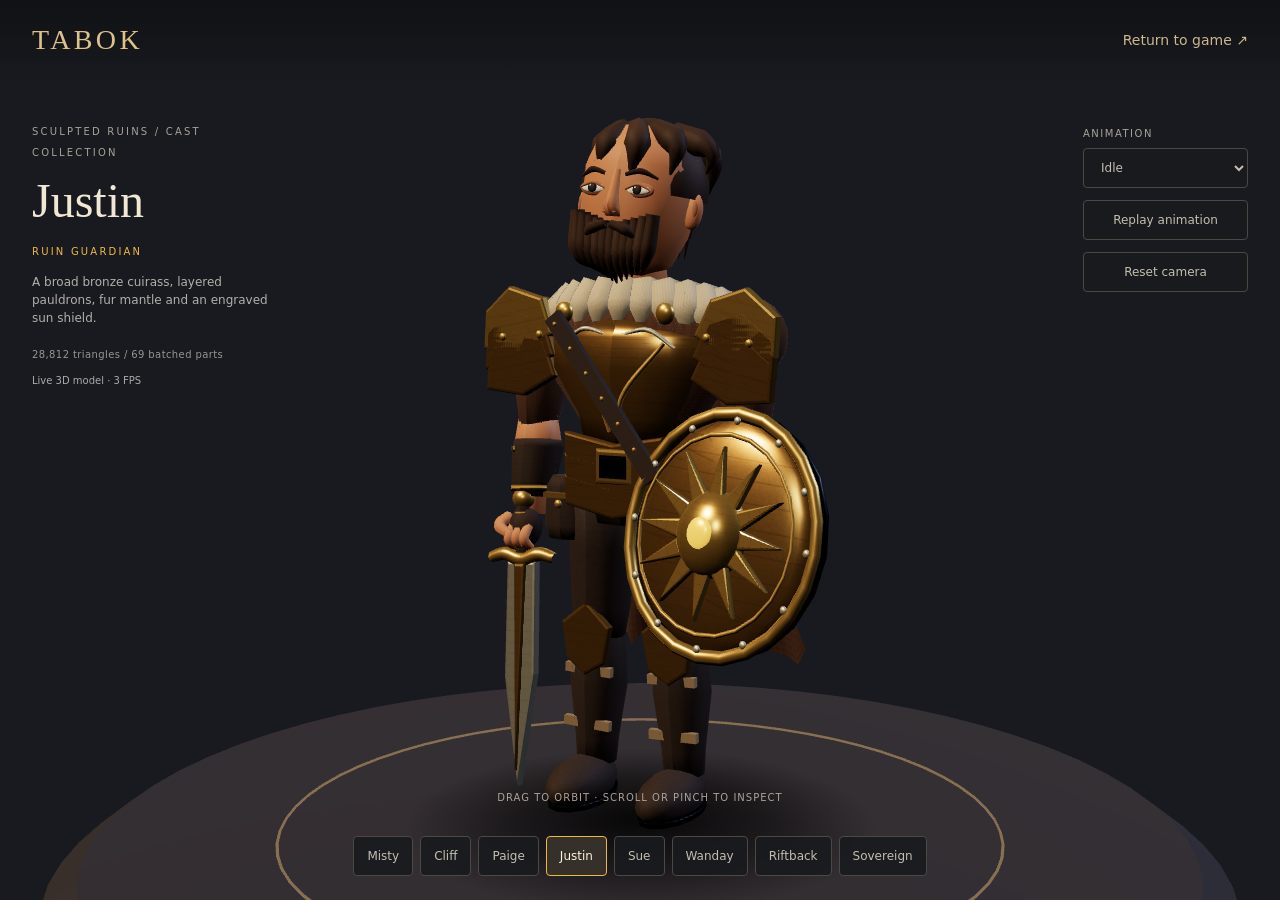
<file: cast-showcase.html>
<!doctype html>
<html lang="en"><head><meta charset="utf-8"><meta name="viewport" content="width=device-width,initial-scale=1"><title>TABOK — Sculpted Ruins Cast</title>
<script type="importmap">{"imports":{"three":"./vendor/three.module.min.js","three/addons/":"./vendor/addons/"}}</script>
<style>
*{box-sizing:border-box}body{margin:0;background:#121315;color:#e6ddce;font:14px/1.5 system-ui,sans-serif}header{position:absolute;z-index:2;inset:0 0 auto;display:flex;align-items:center;justify-content:space-between;padding:24px 32px;background:linear-gradient(#101114ef,transparent)}header strong{font:28px Georgia,serif;letter-spacing:.12em;color:#ddc28c}a{color:#ccb78e;text-decoration:none}main{height:100dvh;min-height:620px;position:relative;overflow:hidden}canvas{width:100%;height:100%;display:block;touch-action:none}.copy{position:absolute;top:120px;left:32px;width:240px;pointer-events:none}.eyebrow{font-size:10px;letter-spacing:.22em;color:#a8a296;text-transform:uppercase}h1{font:48px/1.04 Georgia,serif;margin:14px 0;color:#f1e7d3}.copy p{color:#b3b0aa;font-size:12px}.copy .accent{color:var(--accent,#ddb66a)}.roster{position:absolute;bottom:24px;left:32px;right:32px;display:flex;gap:7px;justify-content:center;flex-wrap:wrap}button,select{font:12px system-ui;color:#c5beb0;border:1px solid #4c4942;background:#191b1ee8;border-radius:4px;min-height:40px;padding:8px 13px;cursor:pointer}button:hover{background:#303137}button[aria-pressed=true]{border-color:var(--accent);color:#fff3dc;background:#35302a}.actions{position:absolute;right:32px;top:126px;display:grid;gap:12px;width:165px}.actions label{font-size:10px;letter-spacing:.15em;text-transform:uppercase;color:#a9a498}.actions select{width:100%;margin-top:7px}.hint{position:absolute;bottom:95px;left:50%;transform:translateX(-50%);font-size:10px;letter-spacing:.1em;color:#aaa39a;white-space:nowrap}#stats{font:10px/1.6 system-ui;letter-spacing:.04em;color:#969791;margin-top:20px}#status{font-size:10px;color:#aaa}.error{color:#ff9a89}@media(max-width:700px){header{padding:17px 20px}.copy{top:80px;left:20px;width:175px}h1{font-size:34px}.copy p{display:none}.actions{right:16px;top:auto;bottom:145px;width:130px}.roster{left:12px;right:12px;bottom:14px;gap:5px}.roster button{font-size:10px;min-height:36px;padding:6px 10px}.hint{bottom:106px;font-size:8px}#stats{max-width:125px;font-size:8px}main{min-height:640px}}
</style></head><body><main><canvas id="view" aria-label="Interactive 3D cast preview"></canvas><header><strong>TABOK</strong><a href="./">Return to game ↗</a></header><section class="copy"><span class="eyebrow">Sculpted Ruins / Cast collection</span><h1 id="name">Loading cast</h1><span id="role" class="eyebrow accent"></span><p id="description"></p><div id="stats"></div><p id="status">Preparing the gallery…</p></section><section class="actions"><label>Animation<select id="action"><option value="idle">Idle</option><option value="move">Move</option><option value="dice">Cast dice</option><option value="take">Take treasure</option><option value="give">Give / throw</option><option value="steal">Plunder</option><option value="receive">Catch</option><option value="rune">Channel Rune</option><option value="victory">Victory</option><option value="portal">Portal leap</option><option value="summon">Monster summon</option></select></label><button id="replay">Replay animation</button><button id="reset">Reset camera</button></section><div class="hint">DRAG TO ORBIT · SCROLL OR PINCH TO INSPECT</div><nav class="roster" id="roster" aria-label="Choose a character or monster"></nav></main>
<script type="module">
import * as THREE from 'three';
import {OrbitControls} from 'three/addons/controls/OrbitControls.js';
import {TRAVELER_3D,createTravelerPilot} from './character-3d-travelers.js?v=20260906S1';
import {MONSTER_3D,createMonsterPilot} from './monster-3d-models.js?v=20260911VK1';
const entries={...TRAVELER_3D,...MONSTER_3D},canvas=document.querySelector('canvas'),status=document.querySelector('#status');
const renderer=new THREE.WebGLRenderer({canvas,antialias:true,powerPreference:'high-performance'});renderer.setPixelRatio(Math.min(devicePixelRatio,1.5));renderer.outputColorSpace=THREE.SRGBColorSpace;renderer.toneMapping=THREE.ACESFilmicToneMapping;renderer.toneMappingExposure=1.15;
const scene=new THREE.Scene();scene.background=new THREE.Color(0x181a1f);scene.fog=new THREE.Fog(0x181a1f,18,40);const camera=new THREE.PerspectiveCamera(32,1,.1,60),controls=new OrbitControls(camera,canvas);controls.enableDamping=true;controls.enablePan=false;controls.minDistance=3.8;controls.maxDistance=14;controls.maxPolarAngle=1.52;
scene.add(new THREE.HemisphereLight(0xdce5fa,0x343030,2.0));const key=new THREE.DirectionalLight(0xffe2b9,3.1);key.position.set(-4,6,5);scene.add(key);const rim=new THREE.DirectionalLight(0xb3c5eb,2.5);rim.position.set(4,3,-3);scene.add(rim);const fill=new THREE.DirectionalLight(0xe0dbcf,.75);fill.position.set(0,3,6);scene.add(fill);
const floor=new THREE.Mesh(new THREE.CylinderGeometry(3.3,3.5,.15,64),new THREE.MeshStandardMaterial({color:0x29272b,roughness:.87,metalness:.12}));floor.position.y=-.19;scene.add(floor);
const ring=new THREE.Mesh(new THREE.TorusGeometry(2.2,.009,6,64),new THREE.MeshBasicMaterial({color:0x76634d}));ring.rotation.x=Math.PI/2;ring.position.y=-.107;scene.add(ring);
const shadowCanvas=document.createElement('canvas');shadowCanvas.width=shadowCanvas.height=128;const cx=shadowCanvas.getContext('2d'),gradient=cx.createRadialGradient(64,64,4,64,64,62);gradient.addColorStop(0,'#000c');gradient.addColorStop(.5,'#0007');gradient.addColorStop(1,'#0000');cx.fillStyle=gradient;cx.fillRect(0,0,128,128);const shadow=new THREE.Mesh(new THREE.PlaneGeometry(3,3),new THREE.MeshBasicMaterial({map:new THREE.CanvasTexture(shadowCanvas),transparent:true,depthWrite:false}));shadow.rotation.x=-Math.PI/2;shadow.position.y=-.108;scene.add(shadow);
const copy={misty:'Weathered scout armor, a woven scarlet scarf, fitted bracers and a balanced steel dagger.',cliff:'A tailored blue expedition coat, brass spectacles, field tome and leather scroll pack.',paige:'Layered forest robes, a bound braid and a caged amber lantern carried by its handle.',justin:'A broad bronze cuirass, layered pauldrons, fur mantle and an engraved sun shield.',sue:'Dark fitted leathers, articulated gloves, twin daggers and a swept magenta ponytail.',wanday:'A lined violet coat, crystal staff and a stocked expedition pack with hanging vials.',minor:'Overlapping carapace, swept horns, hooked mandibles and articulated clawed legs.',major:'Exposed bone ribs, obsidian armor, a fractured crown and a living rift beneath the sternum.'};
const cache=new Map();let model,selected='justin',mode='idle';
for(const[id,d]of Object.entries(entries)){const button=document.createElement('button');button.textContent=id==='minor'?'Riftback':id==='major'?'Sovereign':d.name;button.dataset.id=id;button.onclick=()=>choose(id);document.querySelector('#roster').append(button);}
function resetCamera(){const minor=selected==='minor',major=selected==='major';camera.position.set(minor?4:4.5,minor?2.8:major?4:3.25,minor?6.3:major?9.6:8.3);controls.target.set(0,minor?1:major?2.7:2.2,0);controls.update();}
function choose(id){if(model)scene.remove(model);selected=id;const d=entries[id];if(!cache.has(id))cache.set(id,MONSTER_3D[id]?createMonsterPilot(id):createTravelerPilot(id));model=cache.get(id);scene.add(model);model.userData.setMode(mode);model.userData.update(0);document.documentElement.style.setProperty('--accent',d.color);document.querySelector('#name').textContent=id==='major'?'Ruin Sovereign':id==='minor'?'Riftback':d.name;document.querySelector('#role').textContent=d.title;document.querySelector('#description').textContent=copy[id];document.querySelector('#stats').textContent=Math.round(model.userData.design.triangles).toLocaleString()+' triangles / '+model.userData.design.draws+' batched parts';document.querySelectorAll('[data-id]').forEach(b=>b.setAttribute('aria-pressed',String(b.dataset.id===id)));status.textContent='Live 3D model';resetCamera();}
document.querySelector('#action').onchange=e=>{mode=e.target.value;model.userData.setMode(mode);};document.querySelector('#replay').onclick=()=>model.userData.setMode(mode);document.querySelector('#reset').onclick=resetCamera;
choose(new URLSearchParams(location.search).get('model') in entries?new URLSearchParams(location.search).get('model'):'justin');
new ResizeObserver(()=>{const r=canvas.getBoundingClientRect();renderer.setSize(r.width,r.height,false);camera.aspect=r.width/r.height;camera.updateProjectionMatrix();}).observe(canvas.parentElement);
let frames=0,last=performance.now();const render=t=>{model.userData.update(t/1000);controls.update();renderer.render(scene,camera);frames++;if(t-last>1500){status.textContent='Live 3D model · '+Math.round(frames*1000/(t-last))+' FPS';frames=0;last=t;}};renderer.setAnimationLoop(render);
document.addEventListener('visibilitychange',()=>{frames=0;last=performance.now();renderer.setAnimationLoop(document.hidden?null:render);});
</script></body></html>
</file>
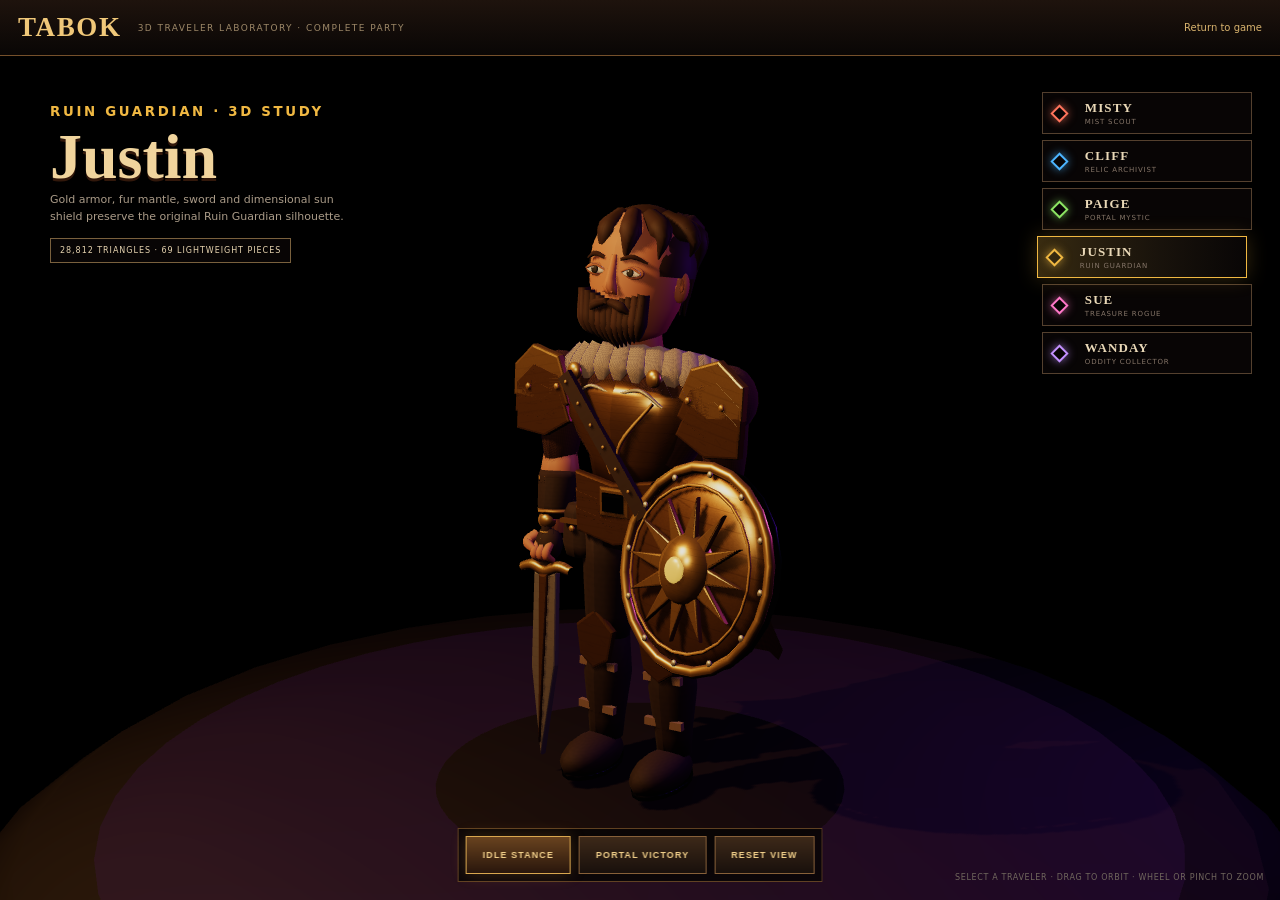
<file: character-3d-pilot.html>
<!doctype html>
<html lang="en">
<head>
  <meta charset="utf-8"><meta name="viewport" content="width=device-width,initial-scale=1,viewport-fit=cover">
  <title>TABOK — 3D Traveler Gallery</title>
  <script type="importmap">{"imports":{"three":"./vendor/three.module.min.js","three/addons/":"./vendor/addons/"}}</script>
  <style>
    *{box-sizing:border-box}html,body{margin:0;width:100%;height:100%;overflow:hidden;background:#050305;color:#e7d4b0;font-family:system-ui,sans-serif}body{display:grid;grid-template-rows:auto 1fr;background:radial-gradient(circle at 50% 40%,#281129 0,#090508 44%,#020202 100%)}
    header{position:relative;z-index:5;display:flex;align-items:center;gap:16px;padding:12px 18px;border-bottom:1px solid #75502b;background:linear-gradient(#1e130d,#090605);box-shadow:0 8px 30px #000}header b{font:700 27px Georgia,serif;color:#f0c879;letter-spacing:.06em}header span{color:#9d8868;font-size:9px;letter-spacing:.16em;text-transform:uppercase}header a{margin-left:auto;color:#d8b36e;text-decoration:none;font-size:10px}
    main{position:relative;min-height:0}canvas{display:block;width:100%;height:100%;touch-action:none}.caption{position:absolute;left:clamp(15px,4vw,50px);top:clamp(18px,5vh,58px);z-index:2;max-width:300px;pointer-events:none}.caption small{color:var(--hero,#f0b842);font-weight:800;letter-spacing:.2em;text-transform:uppercase}.caption h1{margin:8px 0 5px;font:700 clamp(33px,5vw,64px)/.9 Georgia,serif;color:#f0d49d;text-shadow:0 3px #32180b}.caption p{margin:0;color:#aa9b88;font-size:11px;line-height:1.55}.badge{display:inline-block;margin-top:13px;padding:7px 9px;border:1px solid #79603d;background:rgba(12,8,7,.72);font-size:8px;letter-spacing:.12em;text-transform:uppercase}
    .roster{position:absolute;right:clamp(14px,2.2vw,34px);top:clamp(16px,4vh,42px);z-index:4;display:grid;gap:6px;width:min(210px,25vw)}.traveler{display:grid;grid-template-columns:24px 1fr;align-items:center;gap:8px;min-height:42px;padding:7px 10px;border:1px solid #54402e;background:rgba(10,7,7,.84);color:#bea987;text-align:left;transition:.18s ease}.traveler i{width:13px;height:13px;transform:rotate(45deg);border:2px solid var(--c);box-shadow:0 0 10px color-mix(in srgb,var(--c),transparent 35%)}.traveler strong{display:block;color:#e9d8b7;font:700 13px Georgia,serif}.traveler em{display:block;margin-top:2px;color:#857568;font:normal 7px system-ui;letter-spacing:.12em;text-transform:uppercase}.traveler.active{border-color:var(--c);background:linear-gradient(90deg,color-mix(in srgb,var(--c),transparent 76%),rgba(10,7,7,.88));box-shadow:0 0 20px color-mix(in srgb,var(--c),transparent 78%);transform:translateX(-5px)}
    .controls{position:absolute;left:50%;bottom:max(18px,env(safe-area-inset-bottom));z-index:3;display:flex;gap:8px;transform:translateX(-50%);padding:7px;border:1px solid rgba(181,127,63,.5);background:rgba(8,5,5,.84);backdrop-filter:blur(7px)}button{cursor:pointer;min-height:38px;padding:7px 16px;border:1px solid #876039;background:linear-gradient(#3d2919,#19100c);color:#f1cf8a;font-size:9px;font-weight:800;letter-spacing:.12em;text-transform:uppercase}button.active{border-color:#d9a74f;background:linear-gradient(#69431f,#29160c);box-shadow:0 0 16px rgba(212,141,55,.23)}.hint{position:absolute;right:16px;bottom:18px;color:#70675d;font-size:8px;letter-spacing:.08em;text-transform:uppercase}
    .flash{position:absolute;inset:0;z-index:1;pointer-events:none;background:radial-gradient(circle at 50% 48%,color-mix(in srgb,var(--hero),transparent 72%),transparent 36%);opacity:0;transition:opacity .35s}.flash.on{opacity:1;transition:opacity .08s}
    @media(max-width:720px){header{padding:10px 12px}header b{font-size:22px}header span{display:none}.caption{top:14px;left:14px;max-width:185px}.caption h1{font-size:35px}.caption p{display:none}.roster{top:auto;right:8px;bottom:76px;width:118px;grid-template-columns:1fr 1fr;gap:4px}.traveler{display:block;min-height:34px;padding:6px;text-align:center}.traveler i,.traveler em{display:none}.traveler strong{font-size:10px}.traveler.active{transform:translateY(-3px)}.controls{bottom:max(12px,env(safe-area-inset-bottom));width:calc(100% - 24px)}button{flex:1;padding:6px}.hint{display:none}}
  </style>
</head>
<body><header><b>TABOK</b><span>3D Traveler Laboratory · Complete Party</span><a href="./">Return to game</a></header><main><canvas id="view"></canvas><div class="flash"></div><div class="caption"><small id="title">Ruin Guardian · 3D Study</small><h1 id="name">Justin</h1><p id="description">A lightweight, fully dimensional Traveler study preserving the defining silhouette, equipment and color language of the illustrated hero.</p><span class="badge" id="modelStats">Real-time model · calculating geometry</span></div><nav class="roster" id="roster" aria-label="Travelers"></nav><div class="controls"><button id="idle" class="active">Idle stance</button><button id="celebrate">Portal victory</button><button id="reset">Reset view</button></div><div class="hint">Select a Traveler · drag to orbit · wheel or pinch to zoom</div></main>
<script type="module">
  import * as THREE from 'three';import {OrbitControls} from 'three/addons/controls/OrbitControls.js';import {TRAVELER_3D,createTravelerPilot} from './character-3d-travelers.js?v=20260906S1';
  const canvas=document.getElementById('view'),renderer=new THREE.WebGLRenderer({canvas,antialias:true,powerPreference:'high-performance'});renderer.setPixelRatio(Math.min(devicePixelRatio,1.5));renderer.outputColorSpace=THREE.SRGBColorSpace;renderer.toneMapping=THREE.ACESFilmicToneMapping;renderer.toneMappingExposure=1.42;renderer.shadowMap.enabled=true;renderer.shadowMap.type=THREE.PCFSoftShadowMap;
  const scene=new THREE.Scene();scene.fog=new THREE.FogExp2(0x080508,.038);const camera=new THREE.PerspectiveCamera(34,1,.1,50);camera.position.set(5.6,4.35,8.15);const controls=new OrbitControls(camera,canvas);controls.target.set(0,2.3,0);controls.enableDamping=true;controls.enablePan=false;controls.minDistance=5.2;controls.maxDistance=14;controls.maxPolarAngle=1.48;
  scene.add(new THREE.HemisphereLight(0xa58bb8,0x211008,1.75));const key=new THREE.SpotLight(0xffbd67,96,20,.6,.55,1.4);key.position.set(-4,8,6);key.castShadow=true;key.shadow.mapSize.set(1024,1024);scene.add(key,key.target);const rim=new THREE.PointLight(0xa143ff,44,12,2);rim.position.set(4,4,-3);scene.add(rim);const faceLight=new THREE.PointLight(0xffd7a0,24,9,2);faceLight.position.set(0,4.2,5);scene.add(faceLight);
  const floor=new THREE.Mesh(new THREE.CylinderGeometry(4.4,4.8,.28,32),new THREE.MeshStandardMaterial({color:0x100c0d,roughness:.88,metalness:.08}));floor.position.y=-.18;floor.receiveShadow=true;scene.add(floor);const rings=new THREE.Mesh(new THREE.RingGeometry(1.55,3.9,48),new THREE.MeshBasicMaterial({color:0x522168,transparent:true,opacity:.18,side:THREE.DoubleSide}));rings.rotation.x=-Math.PI/2;rings.position.y=-.03;scene.add(rings);
  const descriptions={misty:'Scarlet scarf, mist-silver armor and a ready dagger give the scout a swift, wind-cut silhouette.',cliff:'A blue archivist coat, luminous spectacles, field tome and brass cannon pack define the scholarly hoarder.',paige:'Layered green robes, a long braid and a living amber lantern make the Portal Mystic glow in the dark.',justin:'Gold armor, fur mantle, sword and dimensional sun shield preserve the original Ruin Guardian silhouette.',sue:'Twin blades, dark rogue leathers and an unmistakable magenta ponytail turn speed into a character shape.',wanday:'A crystal-tipped staff and overloaded oddity pack give the collector a playful, magical asymmetry.'};
  const roster=document.getElementById('roster');for(const [id,d] of Object.entries(TRAVELER_3D)){const b=document.createElement('button');b.className='traveler';b.style.setProperty('--c',d.color);b.dataset.id=id;b.innerHTML=`<i></i><span><strong>${d.name}</strong><em>${d.title}</em></span>`;roster.append(b)}
  let traveler,mode='idle',activeId='justin';const modelCache=new Map(),idleButton=document.getElementById('idle'),celebrateButton=document.getElementById('celebrate');
  function select(id){if(traveler)scene.remove(traveler);activeId=id;const d=TRAVELER_3D[id];if(!modelCache.has(id)){const model=createTravelerPilot(id);model.scale.setScalar(id==='justin'?1.02:1.07);modelCache.set(id,model)}traveler=modelCache.get(id);scene.add(traveler);traveler.userData.setMode(mode);document.documentElement.style.setProperty('--hero',d.color);document.getElementById('name').textContent=d.name;document.getElementById('title').textContent=d.title+' · 3D Study';document.getElementById('description').textContent=descriptions[id];let triangles=0,drawables=0;traveler.traverse(n=>{if(!n.isMesh||!n.geometry)return;drawables++;triangles+=n.geometry.index?n.geometry.index.count/3:n.geometry.attributes.position.count/3});document.getElementById('modelStats').textContent=Math.round(triangles).toLocaleString()+' triangles · '+drawables+' lightweight pieces';document.querySelectorAll('.traveler').forEach(b=>b.classList.toggle('active',b.dataset.id===id));const f=document.querySelector('.flash');f.classList.add('on');setTimeout(()=>f.classList.remove('on'),130)}
  roster.onclick=e=>{const b=e.target.closest('.traveler');if(b)select(b.dataset.id)};const setMode=next=>{mode=next;traveler.userData.setMode(next);idleButton.classList.toggle('active',next==='idle');celebrateButton.classList.toggle('active',next==='celebrate')};idleButton.onclick=()=>setMode('idle');celebrateButton.onclick=()=>setMode('celebrate');document.getElementById('reset').onclick=()=>{camera.position.set(5.6,4.35,8.15);controls.target.set(0,2.3,0);controls.update()};select(activeId);
  const resize=()=>{const r=canvas.parentElement.getBoundingClientRect();renderer.setSize(r.width,r.height,false);camera.aspect=r.width/r.height;camera.updateProjectionMatrix()};new ResizeObserver(resize).observe(canvas.parentElement);resize();const clock=new THREE.Clock();renderer.setAnimationLoop(()=>{const t=clock.getElapsedTime();traveler.userData.update(t);rings.rotation.z=t*.025;controls.update();renderer.render(scene,camera)});
</script></body></html>
</file>
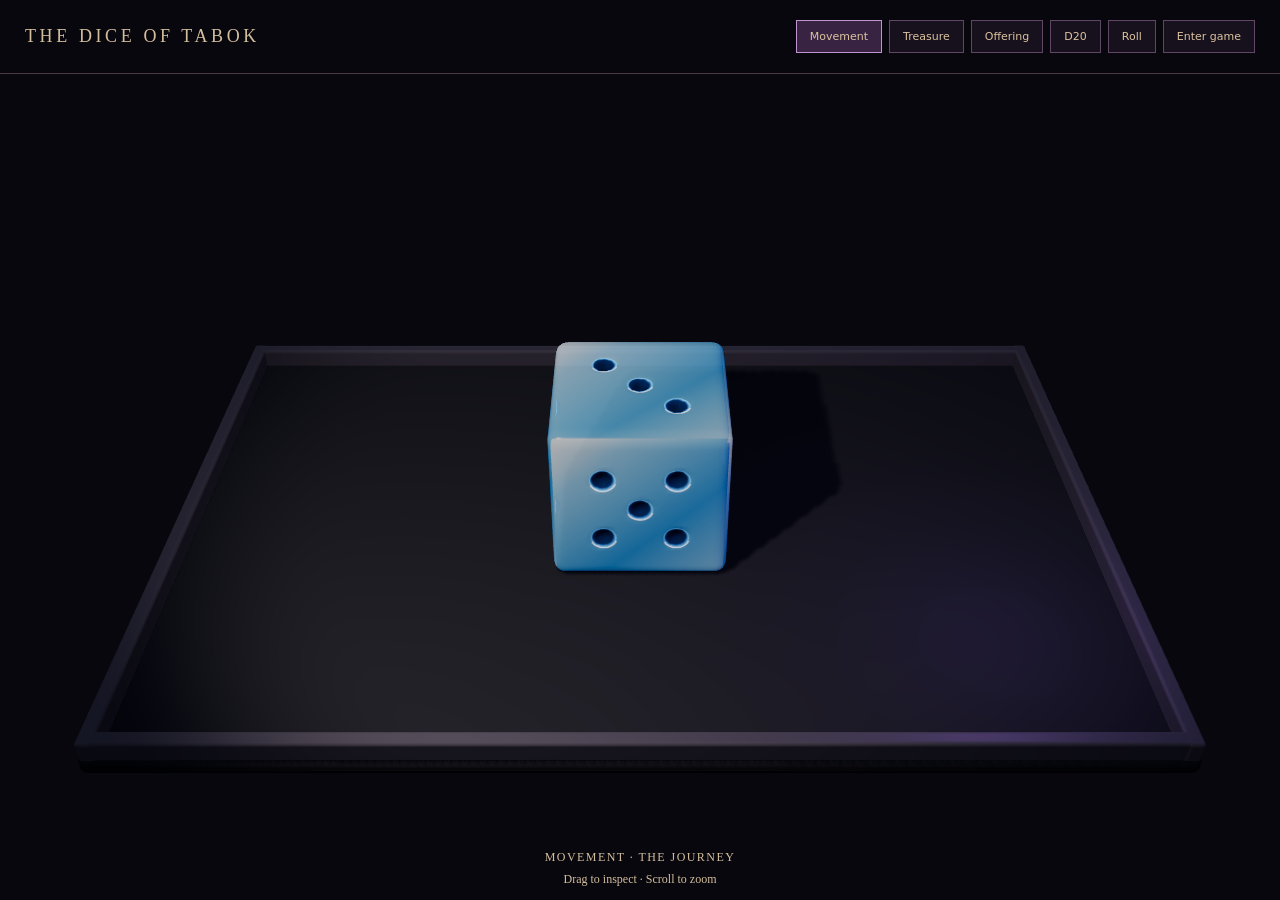
<file: dice-gallery.html>
<!doctype html><html lang="en"><head><meta charset="utf-8"><meta name="viewport" content="width=device-width,initial-scale=1"><title>TABOK · Reference Dice</title><style>
*{box-sizing:border-box}body{margin:0;background:#09070e;color:#d3be9c;font:13px Georgia,serif}header{padding:20px 25px;border-bottom:1px solid #493748;display:flex;justify-content:space-between;align-items:center;gap:12px}h1{font-size:18px;font-weight:400;letter-spacing:.2em;margin:0}nav{display:flex;flex-wrap:wrap;gap:7px}button,a{padding:9px 13px;color:#dcc3a0;border:1px solid #614766;background:#17111d;text-decoration:none;cursor:pointer;font:11px system-ui}button[aria-pressed=true]{background:#382442;border-color:#c193d2}#stage{position:relative;height:calc(100dvh - 137px)}canvas{display:block!important;width:100%;height:100%}#host{display:none}footer{text-align:center;padding:10px;font-size:12px;line-height:1.8}#error{color:#ff8787;position:absolute;top:90px}#outcome{letter-spacing:.12em}@media(max-width:680px){header{display:block;height:137px;padding:15px}h1{margin-bottom:14px}#stage{height:calc(100dvh - 210px)}button,a{padding:7px 9px}}
</style><script type="importmap">{"imports":{"three":"./vendor/three.module.min.js","three/addons/":"./vendor/addons/"}}</script></head><body><header><h1>THE DICE OF TABOK</h1><nav><button data-kind="Movement">Movement</button><button data-kind="Treasure">Treasure</button><button data-kind="Action">Offering</button><button data-kind="Offer">D20</button><button id="roll">Roll</button><a href="./">Enter game</a></nav></header><div id="stage"><div id="host"></div></div><footer><div id="outcome">MOVEMENT · THE JOURNEY</div><span>Drag to inspect · Scroll to zoom</span></footer><div id="error" role="alert"></div><script type="module">
import {TabokDice3D} from './true3d-dice.js?v=20260910G2';
import {OrbitControls} from 'three/addons/controls/OrbitControls.js';
window.addEventListener('error',e=>document.querySelector('#error').textContent=e.message);window.addEventListener('unhandledrejection',e=>document.querySelector('#error').textContent=String(e.reason));
const dice=new TabokDice3D(document.querySelector('#host')),controls=new OrbitControls(dice.camera,dice.canvas);controls.target.set(0,1.05,0);controls.enableDamping=true;controls.minDistance=3.8;controls.maxDistance=15;
let kind='Movement',busy=false;const results={Movement:'6',Treasure:'RELIC',Action:'GIVE',Offer:'20'},captions={Movement:'MOVEMENT · THE JOURNEY',Treasure:'TREASURE · THE EXISTING TABOK ICONS',Action:'OFFERING · GIVE OR TAKE',Offer:'D20 · THE DECIDER'};
function select(value){if(busy)return;kind=value;dice.prepare([{label:kind}], '#eadcf3');dice.dice[0].rotation.set(0,kind==='Treasure'?-Math.PI/2:0,0);dice.camera.position.set(4,4.2,6);controls.target.set(0,1.05,0);controls.update();document.querySelector('#outcome').textContent=captions[kind];document.querySelectorAll('[data-kind]').forEach(b=>b.setAttribute('aria-pressed',String(b.dataset.kind===kind)));}
document.querySelectorAll('[data-kind]').forEach(b=>b.onclick=()=>select(b.dataset.kind));
document.querySelector('#roll').onclick=async()=>{if(busy)return;busy=true;controls.enabled=false;document.querySelector('#outcome').textContent='CASTING…';await dice.cast([{label:kind,result:results[kind]}],1600,'#eadcf3');document.querySelector('#outcome').textContent=`${captions[kind]} · ${results[kind]}`;busy=false;controls.enabled=true;};
select('Movement');dice.renderer.setAnimationLoop(()=>{controls.update();if(!busy)dice.render();});
</script></body></html>
</file>
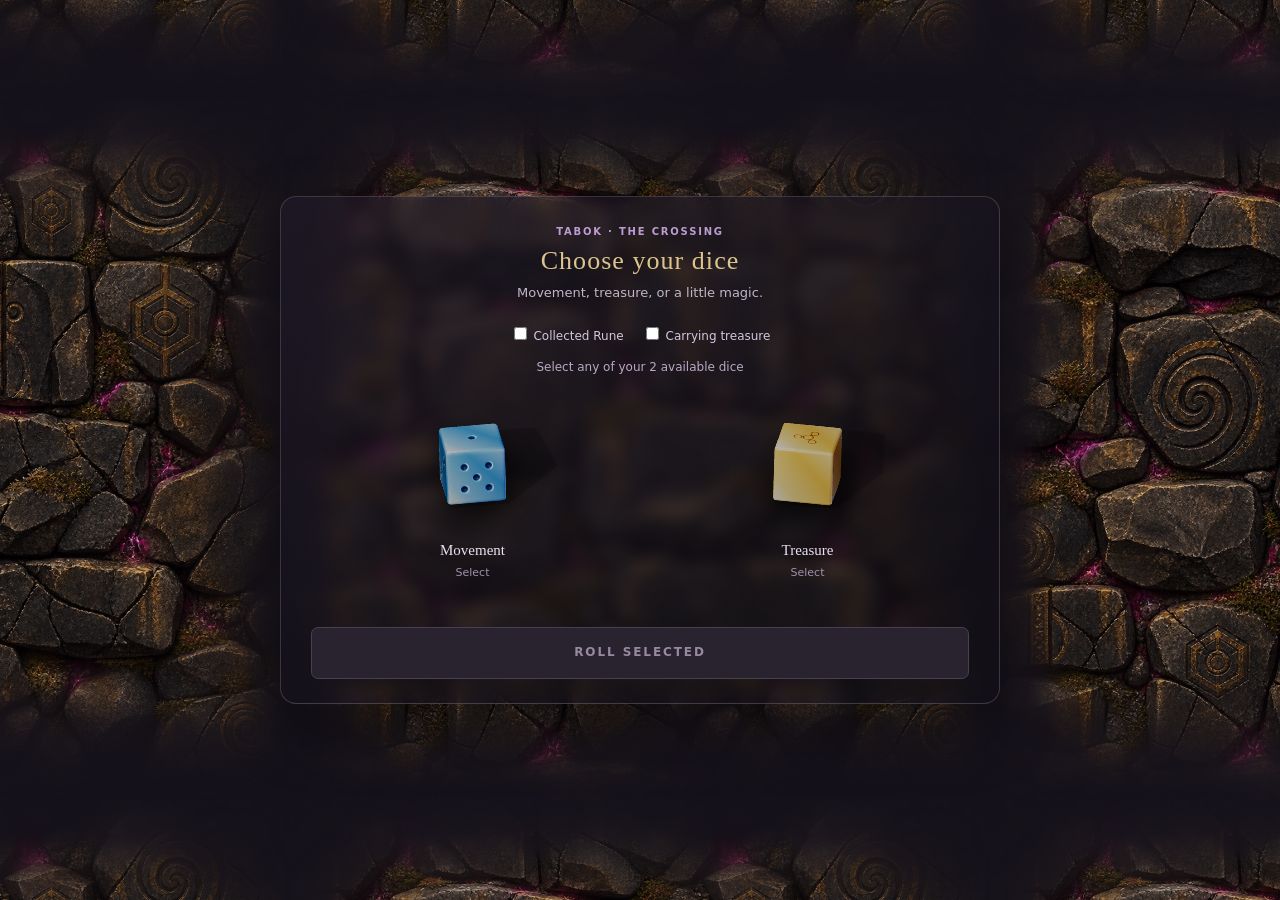
<file: dice-selection-preview.html>
<!doctype html>
<html lang="en">
<meta charset="utf-8">
<meta name="viewport" content="width=device-width,initial-scale=1">
<title>TABOK · Choose your dice</title>
<script type="importmap">{"imports":{"three":"./vendor/three.module.min.js","three/addons/":"./vendor/addons/"}}</script>
<link rel="stylesheet" href="ritual-redesign.css">
<link rel="stylesheet" href="celestial-ui.css">
<link rel="stylesheet" href="dice-selection.css?v=20260916D4">
<style>body{margin:0;min-height:100vh;background:#191520 url(assets/ruin-wall-texture.png) center/700px;color:#eee;font-family:system-ui}.turn-roll-overlay{position:fixed;inset:0;display:grid;place-items:center;box-sizing:border-box}.turn-roll-dialog{box-sizing:border-box}.turn-roll-heading{display:flex}.turn-roll-name{font-family:Georgia,serif}.turn-roll-kicker{text-transform:uppercase}.turn-roll-role{margin-bottom:6px}.preview-inventory{display:flex;justify-content:center;flex-wrap:wrap;gap:18px;font-size:12px;margin:15px 0;color:#d4c7df}.preview-inventory label{cursor:pointer}</style>
<div class="turn-roll-overlay dice-picking">
  <section class="turn-roll-dialog" aria-label="TABOK dice selection">
    <div class="turn-roll-heading"><div class="turn-roll-copy">
      <div class="turn-roll-kicker">TABOK · THE CROSSING</div>
      <h1 class="turn-roll-name">Choose your dice</h1>
      <div class="turn-roll-role">Movement, treasure, or a little magic.</div>
    </div></div>
    <div class="preview-inventory"><label><input type="checkbox" id="hasRune"> Collected Rune</label><label><input type="checkbox" id="hasTreasure"> Carrying treasure</label></div>
    <div class="turn-roll-status" id="status">Select available dice</div>
    <div id="turnRollDice"></div><div id="turnRollControl"></div>
  </section>
</div>
<script src="dice-selection.js?v=20260916D3"></script>
<script>
  const host=document.getElementById('turnRollDice'),control=document.getElementById('turnRollControl'),status=document.getElementById('status');
  let selection=[],busy=false,physicalDice=null;
  import('./true3d-dice.js?v=20260916D4').then(({TabokDice3D})=>{physicalDice=new TabokDice3D(host);render()}).catch(console.warn);
  const hasRune=document.getElementById('hasRune'),hasTreasure=document.getElementById('hasTreasure');
  const allowed=()=>TabokDiceSelection.available({rune:hasRune.checked,inventory:[hasTreasure.checked?1:0,0,0]});
  function toggle(name){if(busy)return;selection=TabokDiceSelection.normalize(selection.includes(name)?selection.filter(value=>value!==name):[...selection,name],allowed());render();host.querySelector('[data-dice-choice="'+name+'"]').focus({preventScroll:true})}
  function render(){selection=TabokDiceSelection.normalize(selection,allowed());TabokDiceSelection.mount(host,control,selection,toggle,cast,allowed(),{renderer:physicalDice});status.textContent=selection.length?selection.length+' selected · ready to roll':'Select any of your '+allowed().length+' available dice'}
  async function cast(){if(busy||!selection.length)return;busy=true;hasRune.disabled=hasTreasure.disabled=true;status.textContent='Rolling selected dice…';const specs=selection.map(label=>{const faces=TabokDiceSelection.faces[label];return{label,result:faces[Math.floor(Math.random()*faces.length)]}});await TabokDiceSelection.roll(host,control,specs);status.textContent=specs.map(spec=>spec.label+': '+spec.result).join(' · ');busy=false;hasRune.disabled=hasTreasure.disabled=false;host.querySelectorAll('button').forEach(button=>button.disabled=false);control.querySelector('button').disabled=false}
  hasRune.onchange=hasTreasure.onchange=render;
  render();
</script>
</html>
</file>
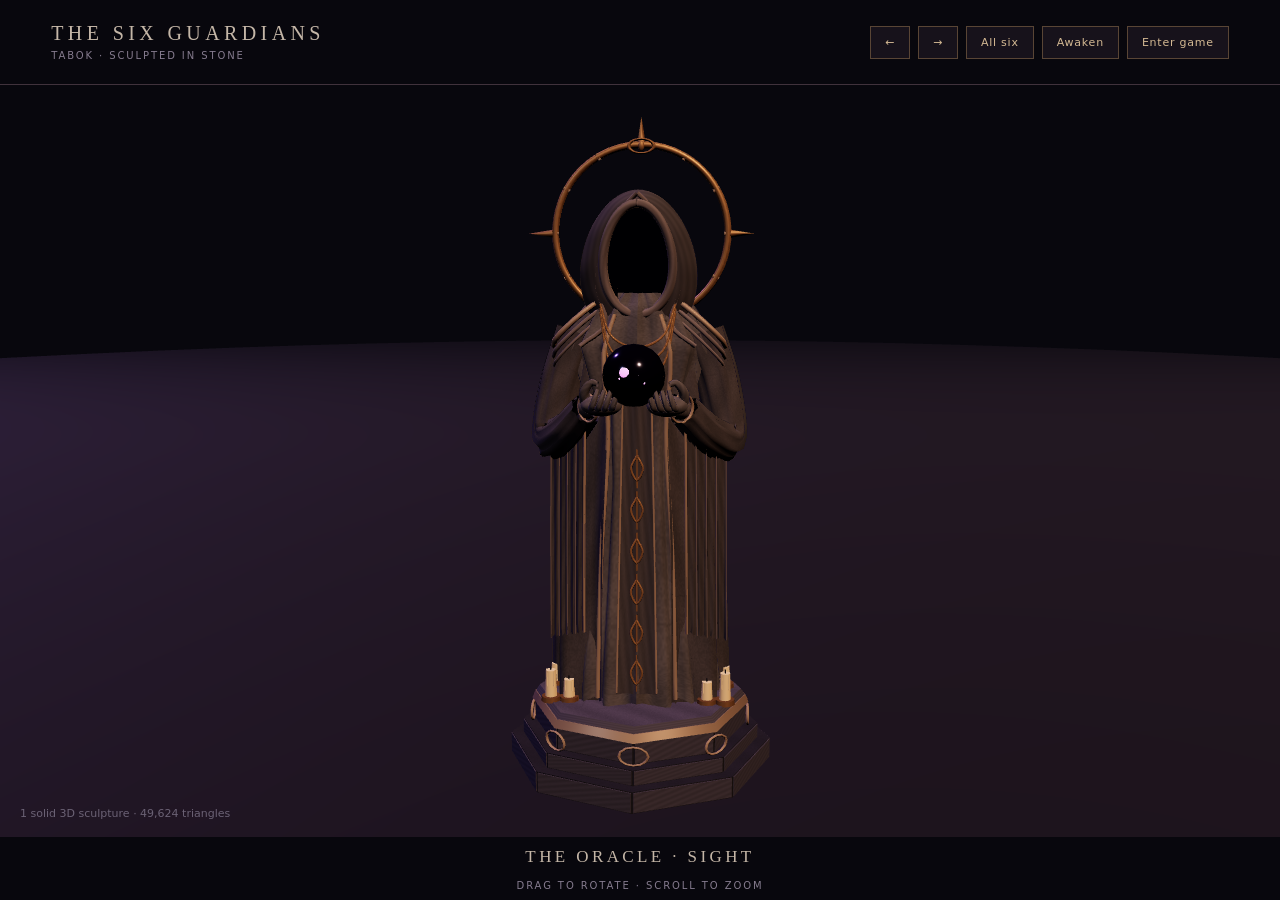
<file: guardian-gallery.html>
<!doctype html><html lang="en"><head><meta charset="utf-8"><meta name="viewport" content="width=device-width,initial-scale=1"><title>TABOK · The Six Guardians</title>
<style>
*{box-sizing:border-box}body{margin:0;background:#08070d;color:#c4b6a7;font-family:Georgia,serif}canvas{display:block;width:100%;height:100%}#stage{height:calc(100dvh - 148px);min-height:340px}header{height:85px;padding:22px 4vw;display:flex;align-items:center;justify-content:space-between;border-bottom:1px solid #40323c}h1{font-size:20px;letter-spacing:.22em;font-weight:400;margin:0}small{font:10px system-ui;letter-spacing:.19em;color:#857b8e}nav{display:flex;gap:8px}button,a{border:1px solid #594535;background:#17121b;color:#d4b993;padding:9px 14px;font:11px system-ui;letter-spacing:.07em;text-decoration:none;cursor:pointer}button[aria-pressed=true]{border-color:#a68355;background:#322437}footer{text-align:center;height:63px;padding:10px}#caption{font-size:17px;letter-spacing:.2em;margin-bottom:8px}#error{color:#ffa5a5;position:absolute;top:90px}#stats{position:absolute;bottom:80px;left:20px;color:#6b6275;font:11px system-ui}@media(max-width:650px){header{padding:14px;height:125px;display:block}h1{font-size:15px;margin-bottom:14px}#stage{height:calc(100dvh - 188px)}nav{gap:5px}button,a{padding:8px;font-size:10px}}
</style><script type="importmap">{"imports":{"three":"./vendor/three.module.min.js","three/addons/":"./vendor/addons/"}}</script></head><body>
<header><div><h1>THE SIX GUARDIANS</h1><small>TABOK · SCULPTED IN STONE</small></div><nav><button id="previous" aria-label="Previous guardian">←</button><button id="next" aria-label="Next guardian">→</button><button id="lineup">All six</button><button id="awaken" aria-pressed="false">Awaken</button><a href="./">Enter game</a></nav></header>
<div id="stage"><canvas aria-label="Interactive 3D guardian models; drag to rotate and scroll to zoom"></canvas></div><footer><div id="caption">THE ORACLE · SIGHT</div><small>DRAG TO ROTATE · SCROLL TO ZOOM</small></footer><output id="stats"></output><div id="error" role="alert"></div>
<script type="module">
import * as THREE from 'three';
import { OrbitControls } from 'three/addons/controls/OrbitControls.js';
import { createGuardianStatue, GUARDIANS } from './guardian-statues.js?v=20260910L2';
window.addEventListener('error',e=>document.querySelector('#error').textContent=e.message);
window.addEventListener('unhandledrejection',e=>document.querySelector('#error').textContent=String(e.reason));
const renderer=new THREE.WebGLRenderer({canvas:document.querySelector('canvas'),antialias:true,alpha:false});
renderer.setPixelRatio(Math.min(devicePixelRatio,1.7));renderer.toneMapping=THREE.ACESFilmicToneMapping;renderer.toneMappingExposure=1.15;
const scene=new THREE.Scene();scene.background=new THREE.Color(0x08070d);scene.fog=new THREE.Fog(0x08070d,15,40);
const camera=new THREE.PerspectiveCamera(34,1,.05,70),controls=new OrbitControls(camera,renderer.domElement);controls.enableDamping=true;controls.target.set(0,1.6,0);controls.minDistance=2;controls.maxDistance=23;controls.maxPolarAngle=Math.PI*.53;
scene.add(new THREE.HemisphereLight(0xd7c4e5,0x241b19,1.1));
for(const [color,power,pos] of [[0xffddbd,3.8,[3,6,5]],[0x8968cb,2.5,[-4,4,-3]],[0xb0bdde,1.1,[-4,3,4]]]) {const l=new THREE.DirectionalLight(color,power);l.position.set(...pos);scene.add(l);}
const floor=new THREE.Mesh(new THREE.CircleGeometry(24,96),new THREE.MeshStandardMaterial({color:0x151019,roughness:.88,metalness:.15}));floor.rotation.x=-Math.PI/2;floor.position.y=-.005;scene.add(floor);
let current=0,all=false,active=false,models=[];
function rebuild(){
  for(const m of models){scene.remove(m);const mats=new Set();m.traverse(n=>{n.geometry?.dispose();if(n.material)mats.add(n.material);});for(const mat of mats)mat.dispose();}models=[];
  const ids=all?[0,1,2,3,4,5]:[current];for(const i of ids){const m=createGuardianStatue(i,active);m.position.x=all?(i-2.5)*1.55:0;scene.add(m);models.push(m);}
  camera.position.set(all?0:.35,all?4.1:2.75,all?15.5:6.1);controls.target.set(0,1.58,0);controls.update();
  document.querySelector('#caption').textContent=all?'SIGHT · JUDGMENT · MEMORY · ABSENCE · TIME · DEATH':`${GUARDIANS[current].name} · ${GUARDIANS[current].aspect}`.toUpperCase();
  document.querySelector('#awaken').setAttribute('aria-pressed',String(active));
  const triangles=models.reduce((s,m)=>s+m.userData.design.triangles,0);document.querySelector('#stats').textContent=`${models.length} solid 3D sculpture${models.length>1?'s':''} · ${triangles.toLocaleString()} triangles`;
}
document.querySelector('#previous').onclick=()=>{current=(current+5)%6;all=false;rebuild();};document.querySelector('#next').onclick=()=>{current=(current+1)%6;all=false;rebuild();};document.querySelector('#lineup').onclick=()=>{all=!all;rebuild();};document.querySelector('#awaken').onclick=()=>{active=!active;rebuild();};
new ResizeObserver(()=>{const rect=document.querySelector('#stage').getBoundingClientRect();renderer.setSize(rect.width,rect.height,false);camera.aspect=rect.width/rect.height;camera.updateProjectionMatrix();}).observe(document.querySelector('#stage'));
rebuild();renderer.setAnimationLoop(t=>{models.forEach(m=>m.userData.update(t/1000));controls.update();renderer.render(scene,camera);});
</script></body></html>
</file>
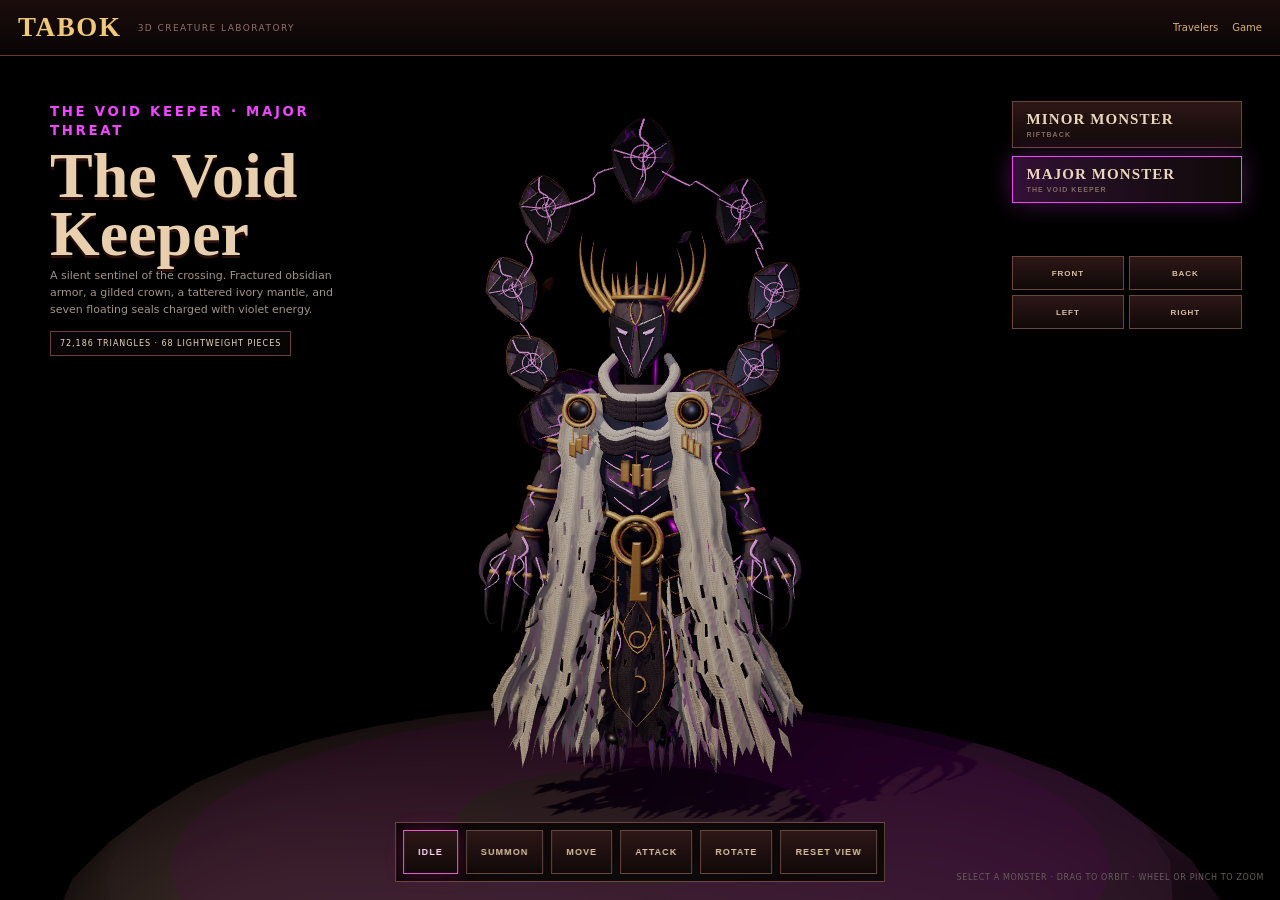
<file: monster-3d-pilot.html>
<!doctype html><html lang="en"><head><meta charset="utf-8"><meta name="viewport" content="width=device-width,initial-scale=1,viewport-fit=cover"><title>TABOK — The Void Keeper</title><link rel="icon" href="data:,"><script type="importmap">{"imports":{"three":"./vendor/three.module.min.js","three/addons/":"./vendor/addons/"}}</script><style>
*{box-sizing:border-box}html,body{margin:0;width:100%;height:100%;overflow:hidden;background:#030204;color:#e8d8bd;font-family:system-ui,sans-serif}body{display:grid;grid-template-rows:auto 1fr;background:radial-gradient(circle at 54% 42%,#2c092d 0,#090408 45%,#010101 100%)}header{z-index:5;display:flex;align-items:center;gap:16px;padding:12px 18px;border-bottom:1px solid #6d392c;background:linear-gradient(#1b0d0c,#080404);box-shadow:0 8px 30px #000}header b{font:700 27px Georgia,serif;color:#f0c879;letter-spacing:.06em}header span{color:#936f68;font-size:9px;letter-spacing:.16em;text-transform:uppercase}header nav{margin-left:auto;display:flex;gap:14px}header a{color:#d8b36e;text-decoration:none;font-size:10px}main{position:relative;min-height:0}canvas{display:block;width:100%;height:100%;touch-action:none}.caption{position:absolute;left:clamp(15px,4vw,50px);top:clamp(18px,5vh,58px);z-index:2;max-width:305px;pointer-events:none}.caption small{color:var(--monster,#f04dad);font-weight:800;letter-spacing:.2em;text-transform:uppercase}.caption h1{margin:8px 0 5px;font:700 clamp(34px,5vw,65px)/.9 Georgia,serif;color:#e8d0ae;text-shadow:0 3px #2b100e}.caption p{margin:0;color:#a39387;font-size:11px;line-height:1.55}.badge{display:inline-block;margin-top:13px;padding:7px 9px;border:1px solid #68403a;background:#0c0708c9;font-size:8px;letter-spacing:.12em;text-transform:uppercase}.selector{position:absolute;right:clamp(16px,3vw,42px);top:clamp(20px,5vh,58px);z-index:4;display:grid;gap:8px;width:min(230px,28vw)}button{cursor:pointer;min-height:44px;padding:9px 14px;border:1px solid #68463a;background:linear-gradient(#2d1716,#100909);color:#d9c0a0;font-size:9px;font-weight:800;letter-spacing:.12em;text-transform:uppercase}.selector button{text-align:left}.selector button strong{display:block;color:#ead7bc;font:700 15px Georgia,serif}.selector button span{display:block;margin-top:3px;color:#806b63;font-size:7px}.selector button.active{border-color:var(--c);box-shadow:0 0 24px color-mix(in srgb,var(--c),transparent 72%);background:linear-gradient(90deg,color-mix(in srgb,var(--c),transparent 78%),#100909)}.controls{position:absolute;left:50%;bottom:max(18px,env(safe-area-inset-bottom));z-index:4;display:flex;gap:8px;transform:translateX(-50%);padding:7px;border:1px solid #70463f;background:#080505db;backdrop-filter:blur(7px)}.controls button.active{border-color:#eb5bc8;color:#ffd5f5;box-shadow:0 0 18px #b61b8552}.hint{position:absolute;right:16px;bottom:18px;color:#665c5b;font-size:8px;letter-spacing:.08em;text-transform:uppercase}.flash{position:absolute;inset:0;pointer-events:none;background:radial-gradient(circle at 50% 48%,color-mix(in srgb,var(--monster),transparent 67%),transparent 40%);opacity:0;transition:.35s}.flash.on{opacity:1;transition:.08s}@media(max-width:720px){header span{display:none}header b{font-size:22px}.caption{left:14px;top:14px;max-width:180px}.caption h1{font-size:34px}.caption p{display:none}.selector{right:8px;top:auto;bottom:77px;width:124px}.selector button{min-height:36px;padding:6px}.selector button strong{font-size:10px}.selector button span{display:none}.controls{width:calc(100% - 24px);bottom:max(12px,env(safe-area-inset-bottom))}.controls button{flex:1;padding:6px}.hint{display:none}}
.views{position:absolute;right:clamp(16px,3vw,42px);top:200px;display:grid;grid-template-columns:1fr 1fr;gap:5px;width:min(230px,28vw)}.views button{font-size:8px;min-height:34px}.controls{max-width:calc(100% - 20px)}@media(max-width:720px){.views{top:130px;right:8px;width:118px}.controls{overflow-x:auto;justify-content:flex-start}.controls button{flex:0 0 auto;min-width:60px}.caption h1{font-size:29px;max-width:140px}.badge{font-size:6px;padding:5px}.selector{bottom:80px}}@media(prefers-reduced-motion:reduce){.flash{transition:none}}@media(max-width:720px){.caption{max-width:calc(100% - 28px)}.caption h1{max-width:none;font-size:25px;margin-top:5px}.caption small{font-size:8px}.badge{display:none}.views{display:flex;top:83px;left:14px;right:14px;width:auto}.views button{flex:1;min-height:30px;padding:5px}.selector{display:flex;left:14px;right:14px;width:auto;bottom:77px}.selector button{flex:1}.controls button{min-width:52px;padding:6px;font-size:8px}.controls{gap:4px;padding:5px}.controls #reset{display:none}}</style></head><body><header><b>TABOK</b><span>3D Creature Laboratory</span><nav><a href="./character-3d-pilot.html">Travelers</a><a href="./">Game</a></nav></header><main><canvas id="view"></canvas><div class="flash"></div><div class="caption"><small id="title">Riftback · Minor Threat</small><h1 id="name">Minor Monster</h1><p id="description"></p><span class="badge" id="stats">Calculating geometry</span></div><div class="selector" id="selector"></div><div class="controls"><button id="idle" class="active" data-mode="idle">Idle</button><button id="summon" data-mode="summon">Summon</button><button data-mode="levitate">Move</button><button data-mode="kill">Attack</button><button id="turntable" aria-pressed="false">Rotate</button><button id="reset">Reset view</button></div><div class="views" aria-label="Model views"><button data-view="front">Front</button><button data-view="back">Back</button><button data-view="left">Left</button><button data-view="right">Right</button></div><div class="hint">Select a monster · drag to orbit · wheel or pinch to zoom</div></main><script type="module">
import * as THREE from 'three';import{OrbitControls}from'three/addons/controls/OrbitControls.js';import{MONSTER_3D,createMonsterPilot}from'./monster-3d-models.js?v=20260911VK1';const canvas=document.getElementById('view'),renderer=new THREE.WebGLRenderer({canvas,antialias:true,powerPreference:'high-performance'});renderer.setPixelRatio(Math.min(devicePixelRatio,1.5));renderer.outputColorSpace=THREE.SRGBColorSpace;renderer.toneMapping=THREE.ACESFilmicToneMapping;renderer.toneMappingExposure=1.2;renderer.shadowMap.enabled=true;renderer.shadowMap.type=THREE.PCFSoftShadowMap;const scene=new THREE.Scene();scene.fog=new THREE.FogExp2(0x080307,.042);const camera=new THREE.PerspectiveCamera(34,1,.1,60),controls=new OrbitControls(camera,canvas);controls.enableDamping=true;controls.enablePan=false;controls.minDistance=4.5;controls.maxDistance=16;controls.maxPolarAngle=1.5;scene.add(new THREE.HemisphereLight(0xb4b9db,0x282132,2.1));const key=new THREE.SpotLight(0xffe3bd,180,24,.58,.6,1.3);key.position.set(-4,9,6);key.castShadow=true;key.shadow.mapSize.set(1024,1024);scene.add(key,key.target);const rim=new THREE.PointLight(0xee28ff,68,15,2);rim.position.set(4,4,-3);scene.add(rim);const faceLight=new THREE.PointLight(0xc6d2ff,52,10,2);faceLight.position.set(0,4.2,5);scene.add(faceLight);const floor=new THREE.Mesh(new THREE.CylinderGeometry(4.6,5,.3,32),new THREE.MeshStandardMaterial({color:0x10090d,roughness:.9,metalness:.08}));floor.position.y=-.18;floor.receiveShadow=true;scene.add(floor);const ring=new THREE.Mesh(new THREE.RingGeometry(1.7,4.1,48),new THREE.MeshBasicMaterial({color:0x64175d,transparent:true,opacity:.2,side:THREE.DoubleSide}));ring.rotation.x=-Math.PI/2;ring.position.y=-.02;scene.add(ring);
const descriptions={minor:'A horned living-boulder predator. Its shell carries unstable rune plates while loose stones orbit the corruption in its body.',major:'A silent sentinel of the crossing. Fractured obsidian armor, a gilded crown, a tattered ivory mantle, and seven floating seals charged with violet energy.'},selector=document.getElementById('selector');for(const[id,d]of Object.entries(MONSTER_3D)){const b=document.createElement('button');b.dataset.id=id;b.style.setProperty('--c',d.color);b.innerHTML=`<strong>${d.name}</strong><span>${d.title}</span>`;selector.append(b)}let monster,active='major',mode='idle';const cache=new Map(),idle=document.getElementById('idle'),summon=document.getElementById('summon');function choose(id){if(monster)scene.remove(monster);active=id;const d=MONSTER_3D[id];if(!cache.has(id))cache.set(id,createMonsterPilot(id));monster=cache.get(id);scene.add(monster);monster.userData.setMode(mode);camera.position.set(...d.camera);controls.target.set(...d.target);if(id==='major'){camera.position.z=12.5;controls.target.y=3.12;}controls.update();document.documentElement.style.setProperty('--monster',d.color);document.getElementById('name').textContent=id==='major'?'The Void Keeper':d.name;monster.position.y=0;if(id==='major')monster.position.y=.28-new THREE.Box3().setFromObject(monster).min.y;document.getElementById('title').textContent=d.title+(id==='minor'?' · Minor Threat':' · Major Threat');document.getElementById('description').textContent=descriptions[id];let tris=0,pieces=0;monster.traverse(n=>{if(!n.isMesh||!n.geometry)return;pieces++;tris+=(n.geometry.index?n.geometry.index.count/3:n.geometry.attributes.position.count/3)*(n.isInstancedMesh?n.count:1)});document.getElementById('stats').textContent=Math.round(tris).toLocaleString()+' triangles · '+pieces+' lightweight pieces';selector.querySelectorAll('button').forEach(b=>b.classList.toggle('active',b.dataset.id===id));const f=document.querySelector('.flash');f.classList.add('on');setTimeout(()=>f.classList.remove('on'),150)}selector.onclick=e=>{const b=e.target.closest('button');if(b)choose(b.dataset.id)};function setMode(v){mode=v;monster.userData.setMode(v);document.querySelectorAll('[data-mode]').forEach(b=>b.classList.toggle('active',b.dataset.mode===v))}document.querySelectorAll('[data-mode]').forEach(b=>b.onclick=()=>setMode(b.dataset.mode));document.getElementById('turntable').onclick=e=>{controls.autoRotate=!controls.autoRotate;e.currentTarget.setAttribute('aria-pressed',String(controls.autoRotate));e.currentTarget.classList.toggle('active',controls.autoRotate)};controls.autoRotateSpeed=.55;document.querySelectorAll('[data-view]').forEach(b=>b.onclick=()=>{const view=b.dataset.view,d=active==='major'?12.5:8;controls.autoRotate=false;document.getElementById('turntable').setAttribute('aria-pressed','false');document.getElementById('turntable').classList.remove('active');camera.position.set(view==='left'?-d:view==='right'?d:0,controls.target.y+.3,view==='back'?-d:view==='front'?d:0);controls.update()});document.getElementById('reset').onclick=()=>choose(active);choose(new URLSearchParams(location.search).get('monster')==='minor'?'minor':active);const resize=()=>{const r=canvas.parentElement.getBoundingClientRect();renderer.setSize(r.width,r.height,false);camera.aspect=r.width/r.height;camera.zoom=r.width<=720?.76:1;camera.updateProjectionMatrix()};new ResizeObserver(resize).observe(canvas.parentElement);resize();const clock=new THREE.Clock();renderer.setAnimationLoop(()=>{const t=clock.getElapsedTime();monster.userData.update(t);ring.rotation.z=t*.02;controls.update();renderer.render(scene,camera)});
</script></body></html>
</file>
<file: ritual-redesign.css>
:root{
  --ritual-gold:#d9a84f;--ritual-hot:#ffe2a0;--ritual-violet:#9d4dcb;
  --ritual-jade:#145a52;--ritual-wood:#24160f;--ritual-ink:#090706;
}
html,body{background:#050403}
body:before{content:"";position:fixed;inset:0;pointer-events:none;z-index:100;background:linear-gradient(90deg,rgba(255,210,130,.025),transparent 14% 86%,rgba(255,210,130,.025)),radial-gradient(circle at 50% 46%,transparent 35%,rgba(0,0,0,.55) 100%)}
.shell{background:#080605}
.top{height:66px;padding:0 15px;border-bottom:1px solid #7d5930;background:linear-gradient(180deg,#1c110b,#090706);box-shadow:0 6px 26px #000;position:relative;z-index:30}
.brand strong{font-family:Georgia,serif;font-size:35px;letter-spacing:.035em;color:#f4cb79;text-shadow:0 0 16px rgba(210,93,179,.35)}
.brand span{color:#c6a46e;letter-spacing:.2em}.build-label{color:#725f48!important}
.layout{grid-template-columns:276px minmax(580px,1fr) 310px;background:#080605}
.stage{padding:0;background:#050403;isolation:isolate}
.stage:before{content:"";position:absolute;inset:0;pointer-events:none;background:linear-gradient(90deg,rgba(0,0,0,.26),transparent 8% 92%,rgba(0,0,0,.26));z-index:3}
.stage:after{content:"";position:absolute;inset:4% 3%;pointer-events:none;border:1px solid rgba(208,152,77,.16);clip-path:polygon(6% 0,94% 0,100% 6%,100% 94%,94% 100%,6% 100%,0 94%,0 6%);box-shadow:inset 0 0 80px #000;z-index:1}
.board-frame{position:absolute!important;inset:0;z-index:2;width:100%;height:100%;max-width:none;aspect-ratio:auto;background:url(assets/board-new-2_5d.jpg) center/cover no-repeat;filter:none;transform:none;transform-origin:50% 50%}
.board-frame:before{display:none}
#board{filter:none}
.portal-distortion{left:50%!important;top:42%!important;width:10.5%!important;aspect-ratio:2/1!important;border-radius:50%!important}
.board-plate-mode #webglBoard{display:none!important}
.board-plate-mode #blackLayer,.board-plate-mode #architectureLayer,.board-plate-mode #entryLayer,.board-plate-mode #ambientLayer,.board-plate-mode #landmarkLayer,.board-plate-mode #labelLayer{display:none!important}
.board-plate-mode #hexLayer .playable:not(.legal):not(.network-hit){fill:transparent;stroke:transparent;filter:none!important}
.board-plate-mode #hexLayer .playable.legal,.board-plate-mode #hexLayer .playable.network-hit{fill:rgba(255,235,160,.05);transform:none!important;transform-origin:center!important}
.board-plate-mode #tokenLayer,.board-plate-mode #equipmentLayer{isolation:isolate}
.board-plate-mode .player-token,.board-plate-mode .monster-token,.board-plate-mode .equipment-token,.board-plate-mode .rune-token{transform-box:view-box;transform-origin:0 0;filter:drop-shadow(0 10px 7px rgba(0,0,0,.78))}
.spatial-item-shadow{fill:#000;opacity:.68;filter:blur(2px)}
.board-plate-mode .miniature-plinth{filter:drop-shadow(0 8px 5px rgba(0,0,0,.9)) drop-shadow(0 0 9px var(--pc))}
.board-plate-mode .rune-glyph{font-size:12px;stroke-width:2.5}
.board-plate-mode .rune-count{font-size:8px;stroke-width:2.5}
.eclipse-well{filter:drop-shadow(0 0 22px rgba(172,77,212,.68)) drop-shadow(0 18px 14px #000)}
.eclipse-stone{stroke:#3d2616!important}.eclipse-stone-inset{stroke:#cf9b4e!important}.eclipse-rune-hex{fill:#140b12!important;stroke:#d5a04f!important}.eclipse-rune-mark{stroke:#ffe1a0!important}
.guide.mp-guide{grid-template-rows:236px minmax(90px,1fr) 170px!important;background:linear-gradient(180deg,#23150e,#100b08 72%);border-right:1px solid #70502c!important}
.guide.mp-guide>.character-preview{height:236px!important;min-height:236px!important;background:radial-gradient(circle at 50% 62%,rgba(130,53,122,.38),transparent 48%),linear-gradient(#2b1a10,#0e0a08)!important;border-bottom:1px solid #8c6336!important}
.guide.mp-guide>.character-preview:before{content:"ACTIVE TRAVELER";position:absolute;right:13px;top:14px;color:#947653;font:800 7px/1 system-ui;letter-spacing:.2em}
.guide-scroll-body{padding:0!important;background:linear-gradient(180deg,rgba(41,25,16,.96),rgba(12,9,7,.98))}
.ritual-hud{padding:14px 14px 11px;border-bottom:1px solid #644624;background:linear-gradient(135deg,rgba(133,78,31,.18),rgba(100,33,90,.13))}
.ritual-hud-kicker{color:#a8895c;font:800 8px/1 system-ui;letter-spacing:.2em;text-transform:uppercase}
.ritual-hud-title{display:flex;justify-content:space-between;align-items:end;margin-top:7px;color:#ffe0a0}.ritual-hud-title b{font:700 22px/1 Georgia,serif}.ritual-hud-title span{color:#bca37c;font:800 9px/1 system-ui;letter-spacing:.1em}
.ritual-hud-stats{display:grid;grid-template-columns:repeat(3,1fr);gap:5px;margin-top:11px}.ritual-hud-stat{padding:7px 4px;border-top:1px solid #6e4e2c;background:rgba(5,4,3,.42);text-align:center}.ritual-hud-stat small{display:block;color:#8f7b61;font:700 7px/1 system-ui;letter-spacing:.12em}.ritual-hud-stat b{display:block;margin-top:4px;color:#f4d18c;font:800 14px/1 Georgia,serif}
.ritual-codex{margin:10px 12px 22px;border:1px solid #604322;background:#130d09}.ritual-codex>summary{cursor:pointer;list-style:none;padding:13px;color:#deb76c;font:800 9px/1 system-ui;letter-spacing:.18em;text-transform:uppercase}.ritual-codex>summary:after{content:"＋";float:right}.ritual-codex[open]>summary:after{content:"−"}.ritual-codex-body{padding:0 9px 12px}.ritual-codex .guide-intro{display:none}.ritual-codex .guide-card{border-width:0 0 1px!important;border-radius:0!important;background:transparent!important;margin:0!important;padding:12px 2px!important}.ritual-codex .guide-number{display:none}
.global-chat{min-height:170px!important;border-top-color:#6f4c28!important;background:linear-gradient(#20140e,#090706)!important}
.side{width:310px;min-width:310px;max-width:310px;border-left:1px solid #70502c;background:linear-gradient(180deg,#21150e,#0d0907);grid-template-rows:92px 70px 250px 50px minmax(0,1fr)}
.top-status{position:absolute;left:50%;top:8px;transform:translateX(-50%);min-width:330px;padding:6px 28px;border:1px solid #6c4325;background:linear-gradient(90deg,transparent,#160b14 15% 85%,transparent);text-align:center;clip-path:polygon(10px 0,calc(100% - 10px) 0,100% 50%,calc(100% - 10px) 100%,10px 100%,0 50%)}
.top-status b{color:#d981ee;letter-spacing:.16em}.top-status span{font-size:7px;color:#9b7f5c}
.player-token .miniature-plinth{stroke-width:3;filter:drop-shadow(0 4px 3px #000) drop-shadow(0 0 7px var(--pc))}.player-token .miniature-art{filter:drop-shadow(0 3px 2px #000)}.player-token.active .miniature-plinth{stroke:#ffe38e;stroke-width:5;filter:drop-shadow(0 4px 3px #000) drop-shadow(0 0 12px #ffe27b)}
.turn-head{background:linear-gradient(90deg,rgba(182,122,55,.08),transparent);padding:4px 0 10px}.turn-head h1{color:#f4cf86}.instruction{font-size:11px}
.side-scroll{gap:7px}.side-scroll>.eyebrow{margin-top:3px;color:#a98a5d}
.players{display:flex!important;flex-direction:column;gap:4px!important}.traveler{min-height:51px;padding:5px 7px 5px 5px;border-color:#4e3822;border-radius:2px!important;background:linear-gradient(90deg,#251810,#110c09)!important;transition:min-height .2s,border-color .2s,background .2s;display:grid!important;grid-template-columns:43px minmax(0,1fr);gap:7px;align-items:center}.traveler-copy{min-width:0}.traveler-avatar{display:block;width:43px;height:43px;clip-path:polygon(25% 0,75% 0,100% 50%,75% 100%,25% 100%,0 50%);background:#100c0b url(assets/character-portraits-clean.png) var(--portrait-x) var(--portrait-y)/300% 200% no-repeat;box-shadow:inset 0 0 0 3px var(--pc);filter:saturate(1.08) contrast(1.05)}.traveler .stats{margin-top:2px;gap:4px;font-size:8px}.traveler .item-sprite{width:18px;height:22px}.traveler.current{min-height:66px;border-color:var(--pc);background:linear-gradient(90deg,color-mix(in srgb,var(--pc),#1b100b 82%),#110c09)!important;box-shadow:inset 0 0 20px color-mix(in srgb,var(--pc),transparent 82%)}.traveler.current .traveler-avatar{width:48px;height:48px}.traveler-name{font-family:Georgia,serif}.traveler-state{font-size:7px}
.account{gap:2px}.account .item-sprite{width:27px;height:34px}.history div{font-size:9px}
.turn-roll-overlay{align-items:end;padding:0 18px 5vh;background:radial-gradient(circle at 50% 66%,rgba(110,55,139,.15),transparent 24%),rgba(3,2,2,.5);backdrop-filter:none!important}
.turn-roll-dialog{width:min(800px,94vw);padding:12px 20px 18px;border:0!important;background:linear-gradient(90deg,transparent,rgba(12,8,6,.94) 18% 82%,transparent)!important;box-shadow:none!important;clip-path:none!important;overflow:visible}.turn-roll-dialog:before,.turn-roll-dialog:after{display:none}
.turn-roll-heading{justify-content:center;gap:14px}.turn-roll-portrait-shell{flex:0 0 82px}.turn-roll-copy{max-width:360px}.turn-roll-name{font-size:34px}.turn-roll-status{margin:5px 0 7px}.turn-roll-dice{perspective:900px;margin-bottom:8px}.turn-roll-dice .die{flex:0 0 142px;min-height:82px;border:2px solid #d6a653!important;background:linear-gradient(145deg,#6c4b26,#24150d 66%)!important;box-shadow:inset -10px -12px 20px rgba(0,0,0,.62),inset 6px 5px 13px rgba(255,229,166,.15),0 18px 18px rgba(0,0,0,.7),0 0 14px color-mix(in srgb,var(--die-accent),transparent 55%)}
.turn-roll-overlay.rolling .turn-roll-dice .die{animation:ritualDiceCast .62s cubic-bezier(.2,.7,.3,1) infinite alternate}.turn-roll-overlay.landed .turn-roll-dice .die{animation:ritualDiceLand .5s cubic-bezier(.16,.86,.23,1.2) both}.turn-roll-button{min-height:42px;width:min(330px,100%);font-size:12px;background:linear-gradient(#b98542,#60401f)!important}
@keyframes ritualDiceCast{from{transform:translateY(-16px) rotateX(-18deg) rotateY(-12deg)}to{transform:translateY(4px) rotateX(12deg) rotateY(15deg)}}
@keyframes ritualDiceLand{0%{transform:translateY(-24px) rotateX(-30deg);opacity:.3}70%{transform:translateY(3px) rotateX(4deg)}100%{transform:none;opacity:1}}
.portal-card-flip,.dialog,.mp-seat{border-radius:2px!important}
.dialog{border-color:#8c6232;background:radial-gradient(circle at 50% 20%,rgba(114,42,103,.18),transparent 38%),linear-gradient(#25170f,#0d0907);box-shadow:inset 0 0 60px #000,0 25px 90px #000}
@media(max-width:1180px){.layout{grid-template-columns:238px minmax(520px,1fr) 286px}.side{width:286px;min-width:286px;max-width:286px}.guide.mp-guide{grid-template-rows:220px minmax(90px,1fr) 160px!important}}
@media(max-width:1100px){.layout{grid-template-columns:1fr}.board-frame{height:60vh;transform:none}.guide.mp-guide{grid-template-rows:220px minmax(190px,40vh) 170px!important;height:auto!important;max-height:none!important}.side{display:flex;width:100%;min-width:0;max-width:none}.players{flex-direction:row;flex-wrap:wrap}.traveler{width:calc(33.333% - 4px)}.perf-meter{display:none!important}}
@media(max-width:700px){.traveler{width:calc(50% - 3px)}}
@media(max-width:700px){.turn-roll-overlay{align-items:center;padding:12px}.turn-roll-dialog{background:rgba(13,8,6,.95)!important}.turn-roll-dice .die{flex-basis:112px}.eclipse-well{filter:none}.board-frame{height:calc(100vh - 72px)}}

/* True 3D renderer: the SVG remains in the DOM only as an automatic fallback. */
.true3d-hud{display:none}
.true3d-active .board-frame{background:#050305!important;filter:none!important;touch-action:none}
.true3d-active .board-frame>#webglBoard{display:block!important;z-index:3!important;pointer-events:auto!important;cursor:grab;touch-action:none;outline:none}
.true3d-active .board-frame>#webglBoard:active{cursor:grabbing}
.true3d-active .board-frame>#board{opacity:0!important;pointer-events:none!important;visibility:hidden}
.true3d-active .portal-distortion{display:none!important}
.true3d-active .true3d-hud{position:absolute;left:50%;bottom:13px;z-index:7;display:flex;align-items:center;gap:12px;max-width:calc(100% - 24px);padding:7px 9px 7px 13px;transform:translateX(-50%);border:1px solid rgba(205,153,82,.58);background:rgba(8,5,8,.82);color:#bba989;font:700 8px/1.25 system-ui;letter-spacing:.08em;text-transform:uppercase;box-shadow:0 7px 24px #000;pointer-events:none;white-space:nowrap}
.true3d-active .true3d-hud b{color:#e8bf70;letter-spacing:.15em}
.true3d-active .true3d-hud button{min-height:27px;padding:4px 9px;border:1px solid #795536;background:linear-gradient(#332117,#160f0c);color:#f2cf89;font:800 8px system-ui;letter-spacing:.08em;text-transform:uppercase;pointer-events:auto;white-space:nowrap}
.true3d-active .true3d-hud-controls{display:flex;align-items:center;gap:5px}.true3d-active #orbit3DLeft,.true3d-active #orbit3DRight{min-width:32px;font-size:17px;line-height:1;padding:2px 7px}.true3d-active #orbit3DLeft:hover,.true3d-active #orbit3DRight:hover{border-color:#efc06f;background:#4a2c19;box-shadow:0 0 12px rgba(213,143,69,.45)}
.true3d-active .stage:after{display:none}
@media(max-width:700px){.true3d-active .true3d-hud{bottom:8px;font-size:7px}.true3d-active .true3d-hud span{max-width:58vw;white-space:normal}.true3d-active .true3d-hud button{font-size:7px}}

/* Dice of Fate: a short-lived real 3D casting tray replaces the flat raffle dice. */
.fate-dice-canvas{display:none;width:min(690px,100%);height:255px;margin:-5px auto 8px;border-top:1px solid rgba(228,183,106,.28);border-bottom:1px solid rgba(167,92,205,.3);background:radial-gradient(ellipse at 50% 78%,rgba(122,57,154,.2),transparent 58%);filter:drop-shadow(0 16px 17px #000);touch-action:none}
.fate-dice-canvas.active{display:block}.fate-dice-canvas.active+.turn-roll-dice{position:absolute!important;width:1px!important;height:1px!important;overflow:hidden!important;opacity:0!important;pointer-events:none!important}
.fate-dice-canvas.casting{animation:fateTrayCast .22s ease-in-out infinite alternate}.fate-dice-canvas.revealed{filter:drop-shadow(0 14px 16px #000) drop-shadow(0 0 12px color-mix(in srgb,var(--pc),transparent 55%))}
@keyframes fateTrayCast{from{transform:translateY(-1px)}to{transform:translateY(1px)}}
@media(max-width:700px){.fate-dice-canvas{height:205px;margin-top:0}.turn-roll-dialog:has(.fate-dice-canvas.active){padding:14px 12px}.turn-roll-dialog:has(.fate-dice-canvas.active) .turn-roll-heading{display:flex;text-align:left}.turn-roll-dialog:has(.fate-dice-canvas.active) .turn-roll-portrait-shell{width:70px;flex:0 0 70px}.turn-roll-dialog:has(.fate-dice-canvas.active) .turn-roll-name{font-size:27px}.turn-roll-dialog:has(.fate-dice-canvas.active) .turn-roll-status{margin:7px 0 3px}}

/* v0.47 Living Arcane Tabletop: the board is the hero; the HUD becomes its frame. */
:root{--tabletop-bronze:#9a6b35;--tabletop-bright:#e2bc73;--tabletop-panel:rgba(12,9,8,.93);--tabletop-rule:rgba(190,139,73,.38)}
.top{height:60px;padding:0 12px;border-bottom-color:var(--tabletop-rule);background:linear-gradient(180deg,rgba(24,16,11,.98),rgba(7,6,5,.98));box-shadow:0 4px 18px rgba(0,0,0,.75)}
.brand{display:flex;align-items:baseline;gap:9px;margin-right:auto}.brand strong{font-size:30px;color:#eac77f;text-shadow:0 1px #4b2810,0 0 12px rgba(210,143,67,.18)}.brand span{font-size:8px;opacity:.78}.brand .build-label{position:absolute;left:13px;top:43px;font-size:6px;letter-spacing:.11em;color:#6f6252!important}
.top-status{top:7px;min-width:300px;padding:5px 24px;border-color:rgba(157,86,185,.35);background:linear-gradient(90deg,transparent,rgba(18,9,18,.9) 17% 83%,transparent);box-shadow:inset 0 -1px rgba(216,162,87,.15)}
.network-pill,.perf-meter,.new-game{transform:scale(.9);transform-origin:center right}
.layout{grid-template-columns:248px minmax(600px,1fr) 288px;background:#050403}
.guide.mp-guide{grid-template-rows:218px minmax(90px,1fr) 150px!important;border-right-color:var(--tabletop-rule)!important;background:linear-gradient(180deg,#17100c,#090706 74%)}
.guide.mp-guide>.character-preview{height:218px!important;min-height:218px!important;border-bottom-color:var(--tabletop-rule)!important;background:radial-gradient(ellipse at 50% 68%,rgba(112,61,111,.27),transparent 48%),linear-gradient(#1d130e,#090706)!important}
.guide.mp-guide>.character-preview:before{color:#766550}.preview-caption strong{color:#dfc58e}.ritual-hud{padding:12px;border-bottom-color:var(--tabletop-rule);background:linear-gradient(135deg,rgba(116,73,31,.13),rgba(81,35,76,.08))}.ritual-hud-title b{font-size:19px}.ritual-hud-title span{font-size:7px}.ritual-hud-stats{margin-top:9px}.ritual-hud-stat{padding:6px 3px;background:rgba(0,0,0,.26)}
.ritual-codex{margin:8px 10px 18px;border-color:rgba(142,99,51,.42);background:rgba(10,7,6,.72)}.ritual-codex>summary{padding:11px;color:#c7a668}.ritual-codex-body{padding:0 8px 10px}.ritual-codex .guide-card{opacity:.86}.ritual-codex .guide-card:hover{opacity:1;background:rgba(122,74,32,.06)!important}
.global-chat{min-height:150px!important;padding:8px!important;border-top:1px solid var(--tabletop-rule)!important;background:linear-gradient(rgba(17,12,9,.98),rgba(6,5,4,.99))!important;box-shadow:0 -10px 24px rgba(0,0,0,.55)!important;transition:min-height .22s ease}.chat-head{margin-bottom:4px;color:#c8a66b}.chat-head span{margin-left:auto}.chat-collapse{display:grid;place-items:center;width:22px;height:22px;min-height:0!important;margin-left:4px;padding:0!important;border:1px solid rgba(178,127,63,.45)!important;background:rgba(27,18,12,.9)!important;color:#dfbd79!important;font:800 14px/1 system-ui!important}.global-chat.collapsed{min-height:40px!important;grid-template-rows:1fr;padding-top:8px!important}.global-chat.collapsed .chat-messages,.global-chat.collapsed .chat-form{display:none}.guide.mp-guide:has(.global-chat.collapsed){grid-template-rows:218px minmax(90px,1fr) 40px!important}
.side{width:288px;min-width:288px;max-width:288px;padding:0 11px 12px;border-left-color:var(--tabletop-rule);background:linear-gradient(180deg,rgba(20,14,10,.98),rgba(7,6,5,.99));grid-template-rows:84px 64px 238px 48px minmax(0,1fr)}
.turn-head{padding:7px 1px 8px;border-bottom:1px solid rgba(183,130,66,.2);background:none}.turn-head h1{font-size:24px;color:#dec18a}.instruction{font-size:10px;color:#a99b88}.side .dice{gap:7px}.side .die{border-color:rgba(157,111,57,.5);background:linear-gradient(145deg,#2e2116,#100d0a 70%);box-shadow:inset 0 1px rgba(255,226,170,.08),0 5px 13px rgba(0,0,0,.4)}
.side #controls{padding-top:5px}.side #controls button{border:1px solid rgba(174,126,64,.58)!important;border-radius:2px!important;background:linear-gradient(180deg,#35251a,#18110d)!important;color:#efd29a!important;box-shadow:inset 0 1px rgba(255,226,165,.08),0 4px 10px rgba(0,0,0,.38)!important;letter-spacing:.075em}.side #controls button:hover:not(:disabled){border-color:#d7a85d!important;background:linear-gradient(180deg,#49301d,#20150f)!important;box-shadow:inset 0 0 15px rgba(186,116,49,.12),0 0 11px rgba(197,130,63,.18)!important}.side #controls button:disabled{filter:saturate(.4);opacity:.48}
.event{position:relative;border-color:rgba(149,104,54,.35)!important;border-radius:2px!important;background:rgba(14,10,8,.76)!important;color:#c8b79d!important;box-shadow:inset 3px 0 #8d6031!important}.event:before{content:"◆";margin-right:6px;color:#9c55b8;font-size:8px}
.side-scroll{gap:7px;padding-top:8px}.traveler-roster{display:grid;gap:5px}.traveler-roster>.eyebrow{color:#9d845f}.players{gap:3px!important}.traveler{position:relative;min-height:46px;padding:4px 6px 4px 4px;border-color:rgba(108,78,43,.55);background:linear-gradient(90deg,rgba(29,20,14,.94),rgba(10,8,7,.96))!important;grid-template-columns:38px minmax(0,1fr);gap:6px;filter:saturate(.88)}.traveler-avatar{width:38px;height:38px;box-shadow:inset 0 0 0 1px rgba(238,199,122,.36),inset 0 0 0 3px color-mix(in srgb,var(--pc),transparent 52%);filter:saturate(.96) contrast(1.04)}.traveler .stats{margin-top:1px}.traveler .item-sprite{width:16px;height:20px}.traveler.current{min-height:57px;border-color:#b98543;background:linear-gradient(90deg,color-mix(in srgb,var(--pc),#21150e 89%),rgba(12,9,7,.97) 74%)!important;box-shadow:inset 2px 0 color-mix(in srgb,var(--pc),#e2b760 40%),inset 0 0 20px rgba(166,94,190,.09),0 0 0 1px rgba(221,172,91,.12);filter:none}.traveler.current:after{content:"CURRENT";position:absolute;right:6px;bottom:4px;color:#a8824e;font:800 6px/1 system-ui;letter-spacing:.14em}.traveler.current .traveler-avatar{width:43px;height:43px}.traveler.out{filter:grayscale(.85) brightness(.58)}.traveler-name{font-size:12px;color:#d9c49c}.traveler-state{color:#887d6e}
.side-ledger{border:1px solid rgba(123,87,47,.35);background:rgba(10,8,7,.55)}.side-ledger>summary{cursor:pointer;list-style:none;padding:9px 9px;color:#a98a5c;font:800 8px/1 system-ui;letter-spacing:.15em;text-transform:uppercase}.side-ledger>summary::-webkit-details-marker{display:none}.side-ledger>summary:after{content:"＋";float:right;color:#8f5ca2}.side-ledger[open]>summary:after{content:"−"}.side-ledger .account,.side-ledger .history{padding:1px 8px 9px}.side-ledger .history{max-height:96px;overflow:auto}.side-ledger .account{border-top:1px solid rgba(133,91,45,.24)}
.true3d-active .true3d-hud{bottom:10px;padding:6px 8px 6px 11px;border-color:rgba(177,126,63,.4);background:rgba(7,5,5,.72);box-shadow:0 5px 16px rgba(0,0,0,.62);opacity:.74;transition:opacity .18s}.true3d-active .true3d-hud:hover{opacity:1}
.dialog{border-color:rgba(183,127,63,.7);background:radial-gradient(circle at 50% 18%,rgba(103,44,96,.12),transparent 40%),linear-gradient(#1d140f,#090706);box-shadow:inset 0 0 55px #000,0 24px 75px #000}.portal-card-flip,.dialog,.mp-seat{border-radius:1px!important}
@media(max-width:1250px) and (min-width:1101px){.layout{grid-template-columns:230px minmax(520px,1fr) 276px}.side{width:276px;min-width:276px;max-width:276px}.guide.mp-guide{grid-template-rows:205px minmax(90px,1fr) 142px!important}.guide.mp-guide:has(.global-chat.collapsed){grid-template-rows:205px minmax(90px,1fr) 40px!important}.guide.mp-guide>.character-preview{height:205px!important;min-height:205px!important}}
@media(max-width:1100px){.layout{grid-template-columns:1fr}.side{width:100%;min-width:0;max-width:none}.guide.mp-guide{grid-template-rows:210px minmax(190px,40vh) 160px!important}.guide.mp-guide:has(.global-chat.collapsed){grid-template-rows:210px minmax(190px,40vh) 40px!important}.traveler{width:calc(33.333% - 4px)}}
@media(max-width:700px){.top{height:62px}.brand strong{font-size:26px}.top-status{min-width:0;width:46%;left:47%}.layout{display:block}.side{padding:0 9px 12px}.traveler{width:calc(50% - 3px)}.true3d-active .true3d-hud{opacity:.9}}

/* v0.47.1 — true full-screen mobile tabletop, centered on the Portal. */
@media(max-width:900px), (max-width:1180px) and (pointer:coarse){
  html,body{width:100%;height:100%;overflow:hidden;overscroll-behavior:none;background:#030203}
  body:before{display:none}
  .shell{width:100%;height:100dvh;min-height:0;overflow:hidden;grid-template-rows:54px minmax(0,1fr)}
  .top{height:54px;min-height:54px;padding:0 max(8px,env(safe-area-inset-right)) 0 max(9px,env(safe-area-inset-left));gap:7px;flex-wrap:nowrap}
  .brand{flex:0 0 auto;margin-right:auto}.brand strong{font-size:23px}.brand span,.brand .build-label{display:none}.perf-meter,.network-pill{display:none!important}.sound-toggle{min-height:27px!important;padding:3px 6px!important;font-size:7px!important}.new-game{min-height:28px!important;padding:4px 8px!important;font-size:8px!important}
  .top-status{display:none!important}
  .layout{position:relative;display:block;width:100%;height:100%;min-height:0;background:#030203}
  .stage{position:absolute;inset:0;z-index:1;width:100%;height:100%;min-height:0!important;padding:0!important;overflow:hidden;background:#030203}
  .board-frame,.true3d-active .board-frame{position:absolute!important;inset:0!important;width:100%!important;height:100%!important;max-width:none!important;aspect-ratio:auto!important;background:#030203!important}
  .true3d-active .board-frame>#webglBoard{width:100%!important;height:100%!important}
  .true3d-active .true3d-hud{display:none!important}
  .replay-highlight{right:max(8px,env(safe-area-inset-right));top:8px;bottom:auto;min-height:29px;padding:5px 8px;font-size:7px;background:rgba(20,13,18,.8)}
  .guide.mp-guide{position:absolute;left:max(8px,env(safe-area-inset-left));top:8px;z-index:14;display:block!important;width:min(310px,calc(100% - 16px));height:auto!important;max-height:none!important;padding:0!important;border:0!important;background:transparent!important;box-shadow:none!important;pointer-events:none}
  .guide.mp-guide>.character-preview,.guide.mp-guide>.guide-scroll-body{display:none!important}
  .guide.mp-guide>.global-chat{position:relative;width:100%;min-height:40px!important;max-height:142px;padding:7px!important;border:1px solid rgba(167,117,59,.5)!important;background:rgba(10,7,6,.88)!important;box-shadow:0 8px 22px rgba(0,0,0,.62)!important;backdrop-filter:blur(7px);pointer-events:auto}
  .guide.mp-guide>.global-chat:not(.collapsed){grid-template-rows:auto minmax(42px,1fr) auto}.guide.mp-guide>.global-chat .chat-messages{max-height:70px}.guide.mp-guide>.global-chat .chat-head{margin:0}.guide.mp-guide>.global-chat:not(.collapsed) .chat-head{margin-bottom:4px}
  .side{position:absolute;z-index:12;display:grid!important;left:max(8px,env(safe-area-inset-left));right:max(8px,env(safe-area-inset-right));bottom:max(8px,env(safe-area-inset-bottom));width:auto!important;min-width:0!important;max-width:none!important;max-height:43dvh;padding:9px!important;overflow-y:auto;overscroll-behavior:contain;border:1px solid rgba(171,119,60,.58)!important;background:linear-gradient(180deg,rgba(20,14,10,.93),rgba(7,5,5,.96))!important;box-shadow:0 -12px 34px rgba(0,0,0,.78),inset 0 1px rgba(236,191,113,.08)!important;backdrop-filter:blur(8px);grid-template-rows:auto auto auto auto!important;gap:6px}
  .side .turn-head{height:auto!important;min-height:0;padding:2px 2px 7px;overflow:visible}.side .turn-head .eyebrow{font-size:7px}.side .turn-head h1{margin:2px 0;font-size:20px;line-height:1.05}.side .instruction{font-size:9px;line-height:1.35}
  .side>.dice{min-height:52px;height:52px}.side .die{min-height:52px!important;padding:5px!important}.side .die small{font-size:7px}.side .die b{font-size:17px}
  .side #controls{height:auto!important;min-height:0!important;padding:0;overflow:visible}.side #controls>button{min-height:42px!important}.side .treasure-action-grid{min-height:92px}.side .treasure-choice{min-height:92px!important;height:92px!important}.side .treasure-choice .item-sprite{width:42px!important;height:49px!important}
  .side>.event{height:auto!important;min-height:37px;max-height:54px;padding:8px;overflow:auto;font-size:9px}
  .side>.side-scroll{display:none!important}
  .turn-roll-overlay{z-index:60;padding:max(10px,env(safe-area-inset-top)) max(10px,env(safe-area-inset-right)) max(10px,env(safe-area-inset-bottom)) max(10px,env(safe-area-inset-left))}
  .overlay .dialog{max-height:calc(100dvh - 20px);overflow:auto}
}
@media(max-width:900px) and (orientation:landscape), (max-width:1180px) and (pointer:coarse) and (orientation:landscape){
  .shell{grid-template-rows:48px minmax(0,1fr)}.top{height:48px;min-height:48px}.brand strong{font-size:21px}
  .guide.mp-guide{top:7px;width:min(280px,42vw)}
  .side{left:auto;top:7px;right:max(7px,env(safe-area-inset-right));bottom:max(7px,env(safe-area-inset-bottom));width:min(330px,38vw)!important;max-height:none;padding:8px!important}
  .side .turn-head h1{font-size:18px}.side>.dice{height:48px;min-height:48px}.side .die{min-height:48px!important}.side>.event{max-height:45px}.replay-highlight{right:calc(min(330px,38vw) + 16px)}
}

/* v0.63.0 — portal-centered iPad composition. */
@media (min-width:901px) and (max-width:1180px) and (pointer:coarse){
  .top{padding-left:max(14px,env(safe-area-inset-left));padding-right:max(14px,env(safe-area-inset-right))}
  .brand strong{font-size:27px}.guide.mp-guide{width:min(320px,34vw)}
  .side{width:min(350px,36vw)!important}.side .turn-head h1{font-size:21px}
  .side #controls>button{min-height:45px!important}.board-frame,.true3d-active .board-frame{min-height:100%!important}
}

/* v0.47.2 — Portal judgment is composed for a phone, not scaled down from desktop. */
.portal-card-progress{display:none}.portal-card-choice{display:grid;gap:12px;min-width:0}.portal-card-choice>.portal-card-flip{width:100%;height:142px}.portal-replace{min-height:46px!important;padding:7px 9px!important;border:1px solid #8f6b3e!important;background:linear-gradient(#322519,#17110d)!important;color:#f2d49a!important;text-align:center!important}.portal-replace span,.portal-replace small{display:block}.portal-replace span{font:800 10px/1.1 system-ui;letter-spacing:.12em;text-transform:uppercase}.portal-replace small{margin-top:4px;color:#aa9a82;font:700 8px/1.1 system-ui;letter-spacing:.07em}.portal-inventory{display:flex;align-items:center;justify-content:center;gap:10px;margin:13px auto 0;color:#bfaec2;font:700 9px system-ui;letter-spacing:.11em;text-transform:uppercase}.portal-inventory b{padding:5px 9px;border:1px solid rgba(225,180,219,.45);color:#ffe6b0;font:800 15px Georgia,serif;letter-spacing:.09em}.portal-inventory em{color:#ef8f9d;font-style:normal}
@media(max-width:640px){
  body:has(#messageOverlay.portal-judgment:not(.hidden))>.shell{visibility:hidden}
  #messageOverlay.portal-judgment{z-index:100!important;inset:0!important;display:block;padding:0!important;overflow:hidden;background:radial-gradient(circle at 50% 20%,rgba(103,38,109,.34),transparent 34%),linear-gradient(#130917,#030204 72%)!important;backdrop-filter:none!important}
  #messageOverlay.portal-judgment.hidden{display:none!important}
  #messageOverlay.portal-judgment:before,#messageOverlay.portal-judgment:after{display:none!important}
  .portal-judgment .dialog{width:100%;height:100dvh;max-height:none!important;margin:0;padding:max(14px,env(safe-area-inset-top)) 16px max(16px,env(safe-area-inset-bottom));overflow-x:hidden;overflow-y:auto;border:0!important;clip-path:none!important;background:linear-gradient(180deg,rgba(29,14,31,.98),rgba(7,5,9,.995))!important;box-shadow:none!important;animation:grandJudgmentReveal .38s ease-out both}
  .portal-judgment .dialog:before{content:"THE VEIL PASSES JUDGMENT";margin:1px 0 9px;color:#c9a2c8;font:700 7px/1 system-ui;letter-spacing:.25em;text-shadow:none;animation:none}.portal-judgment .dialog:after{display:none!important}
  .portal-judgment .judgment-seal{width:54px;height:54px;margin:0 auto 8px;box-shadow:0 0 18px rgba(214,90,198,.48),inset 0 0 12px #000}.portal-judgment .judgment-seal:before{inset:-6px;border-width:1px}.judgment-seal span{font-size:21px}
  .portal-judgment .eyebrow{font:700 8px/1 system-ui;letter-spacing:.32em}.portal-judgment .dialog h2{margin:7px 0 2px;font-size:28px;line-height:.98;letter-spacing:.045em;text-shadow:0 2px #2f0b2c,0 0 12px rgba(238,116,220,.48)}.portal-judgment .dialog h2:after{width:66%;margin:12px auto 2px;font-size:6px;letter-spacing:1em;text-indent:1em}
  .portal-inventory{margin-top:9px;gap:8px;font-size:7px}.portal-inventory b{padding:4px 8px;font-size:13px}.portal-inventory em{font-size:7px}
  .portal-card-progress{display:flex;align-items:center;justify-content:center;gap:8px;margin:10px 0 7px;color:#ad9cb1;font:700 8px/1 system-ui;letter-spacing:.11em;text-transform:uppercase}.portal-card-progress b{color:#f2d395;font-size:9px}.portal-card-progress i{color:#826f86;font-size:7px;font-style:normal}
  .portal-judgment .cards{display:flex;grid-template-columns:none;gap:12px;margin:0 -2px 10px;padding:2px 2px 5px;overflow-x:auto;overflow-y:hidden;scroll-snap-type:x mandatory;scroll-behavior:smooth;scrollbar-width:none;-webkit-overflow-scrolling:touch}.portal-judgment .cards::-webkit-scrollbar{display:none}.portal-card-choice{flex:0 0 100%;gap:8px;scroll-snap-align:center}.portal-card-choice>.portal-card-flip{height:148px;min-height:148px}.portal-judgment .card{min-height:148px}.portal-card-face,.portal-card-back{box-shadow:inset 0 0 0 3px #100a13,inset 0 0 24px #000}.portal-combination-art{gap:12px}.portal-combination-art small{font-size:8px;letter-spacing:.16em}.portal-pattern{gap:8px!important}.rune-digit{width:46px!important;height:55px!important;font-size:35px!important}.rune-separator{font-size:9px!important}
  .portal-replace{min-height:48px!important;padding:7px!important}.portal-replace span{font-size:10px}.portal-replace small{font-size:8px;white-space:normal}
  .portal-judgment .result{margin:7px 0 8px;padding:10px 12px;border:0;border-left:2px solid #b958b3;border-radius:0;background:rgba(55,25,55,.34);font:600 12px/1.35 system-ui;letter-spacing:0;text-align:left}.portal-judgment #messageContinue{min-height:45px;margin:0;border:1px solid #8c536e!important;background:linear-gradient(#4a263b,#21101b)!important;color:#e9c6d7!important;font:800 10px/1 system-ui;letter-spacing:.13em;text-shadow:none;box-shadow:none}.portal-decision #messageContinue{opacity:.86}
  .portal-revealing .portal-replace,.portal-revealing .result,.portal-revealing #messageContinue{opacity:0;pointer-events:none}
}
@media(max-width:640px) and (orientation:landscape){
  .portal-judgment .dialog{padding:10px 22px 12px}.portal-judgment .dialog:before{display:none}.portal-judgment .judgment-seal{position:absolute;left:19px;top:15px;width:42px;height:42px}.portal-judgment .eyebrow{margin-top:1px}.portal-judgment .dialog h2{font-size:24px}.portal-judgment .dialog h2:after{margin:8px auto 0}.portal-inventory{margin-top:5px}.portal-card-progress{margin:6px 0 4px}.portal-card-choice{flex-basis:min(380px,82vw)}.portal-card-choice>.portal-card-flip,.portal-judgment .card{height:124px;min-height:124px}.portal-judgment .result{margin-top:3px}.portal-judgment #messageContinue{min-height:40px}
}
</file>
<file: celestial-ui.css>
/* TABOK v0.58 — Celestial Instrument UI
   CSS-only skin: no blur filters, layout animation, or extra render loop. */
:root{
  --cel-ink:#070605;
  --cel-panel:rgba(7,6,5,.82);
  --cel-panel-soft:rgba(7,6,5,.48);
  --cel-gold:#b89658;
  --cel-bright:#ddc48e;
  --cel-dim:#746445;
  --cel-faint:rgba(184,150,88,.18);
  --cel-line:rgba(194,157,88,.48);
  --cel-serif:"Iowan Old Style","Baskerville","Palatino Linotype",Palatino,Georgia,serif;
  --cel-sans:"Avenir Next","Gill Sans",Arial,sans-serif;
}

body{
  color:#cbbd9f;
  background:#050404;
  font-family:var(--cel-serif);
}
body::before{
  display:none;
}

/* Hairline observatory frame */
.shell{background:#050404}
.top{
  min-height:66px;padding:0 19px;background:rgba(6,5,4,.91)!important;
  border:0!important;border-bottom:1px solid var(--cel-line)!important;box-shadow:none!important;
  position:relative;
}
.top::after{
  content:"◇";position:absolute;left:50%;bottom:-9px;transform:translateX(-50%);
  width:20px;text-align:center;color:var(--cel-gold);background:#080706;font:14px/16px var(--cel-serif);z-index:5;
}
.brand{gap:2px!important;min-width:350px}
.brand strong{
  color:var(--cel-bright)!important;font-family:var(--cel-serif)!important;font-size:31px!important;
  font-weight:400!important;letter-spacing:.2em!important;line-height:1!important;text-shadow:0 0 18px rgba(211,169,88,.17)!important;
}
.brand span,.brand small,.build-label{
  color:var(--cel-dim)!important;font-family:var(--cel-sans)!important;text-transform:uppercase;
  letter-spacing:.24em!important;font-size:7px!important;font-weight:500!important;
}
.top-status{
  position:absolute!important;left:50%;top:8px;transform:translateX(-50%);min-width:330px;
  padding:7px 38px 8px!important;text-align:center;background:transparent!important;border:0!important;border-radius:0!important;
}
.top-status::before,.top-status::after{
  content:"";position:absolute;left:0;right:0;height:1px;
  background:linear-gradient(90deg,transparent,var(--cel-line) 22%,var(--cel-line) 45%,transparent 45% 55%,var(--cel-line) 55%,var(--cel-line) 78%,transparent);
}
.top-status::before{top:0}.top-status::after{bottom:0}
.top-status b{font:400 12px/1.2 var(--cel-serif)!important;color:var(--cel-bright)!important;text-transform:uppercase;letter-spacing:.32em}
.top-status span{font:500 7px/1.2 var(--cel-sans)!important;color:var(--cel-dim)!important;text-transform:uppercase;letter-spacing:.25em}

.perf-meter,.network-pill,.new-game,.top button{
  border:1px solid var(--cel-line)!important;border-radius:0!important;background:rgba(7,6,5,.38)!important;
  color:var(--cel-gold)!important;box-shadow:none!important;clip-path:polygon(7px 0,calc(100% - 7px) 0,100% 7px,100% calc(100% - 7px),calc(100% - 7px) 100%,7px 100%,0 calc(100% - 7px),0 7px);
  font-family:var(--cel-sans)!important;font-size:8px!important;font-weight:600!important;letter-spacing:.18em!important;text-transform:uppercase;
}
.perf-meter,.network-pill{padding:7px 10px!important}
.new-game{min-width:66px;padding:10px 14px!important}

/* Large transparent wings around the board */
.layout{background:#050404!important}
.guide,.turn{
  background:
    radial-gradient(circle at 50% 86%,transparent 0 68px,rgba(184,150,88,.05) 69px 70px,transparent 71px),
    linear-gradient(var(--cel-panel),var(--cel-panel))!important;
  border:0!important;box-shadow:none!important;position:relative;
}
.guide{border-right:1px solid var(--cel-line)!important}
.turn{border-left:1px solid var(--cel-line)!important}
.guide::after,.turn::after{
  content:"";position:absolute;inset:10px;pointer-events:none;opacity:.35;
  background:
    linear-gradient(var(--cel-line),var(--cel-line)) 0 0/42px 1px no-repeat,
    linear-gradient(var(--cel-line),var(--cel-line)) 0 0/1px 42px no-repeat,
    linear-gradient(var(--cel-line),var(--cel-line)) 100% 0/42px 1px no-repeat,
    linear-gradient(var(--cel-line),var(--cel-line)) 100% 0/1px 42px no-repeat;
}
.stage,.board-frame{background:#020202!important;border:0!important;box-shadow:none!important}

/* Use spacing and fine rules instead of cards */
.character-preview,.guide-intro,.guide-card,.guide-foot,.turn-head,.dice,.event,.traveler-roster,
.side-ledger,.history,.global-chat,.player,.account>*,.controls>*{
  border-radius:0!important;box-shadow:none!important;
}
.guide-intro,.guide-card,.guide-foot,.turn-head,.event,.traveler-roster,.side-ledger,.history,.global-chat{
  background:transparent!important;border:0!important;border-bottom:1px solid var(--cel-faint)!important;
}
.guide-intro,.guide-card{padding:18px 16px!important;position:relative}
.guide-card::before,.event::before,.traveler-roster::before,.global-chat::before{
  content:"◇";position:absolute;left:12px;bottom:-7px;padding:0 5px;color:var(--cel-dim);background:#080706;font-size:10px;line-height:13px;
}
.guide h2,.turn h1,.dialog h2{font-family:var(--cel-serif)!important;font-weight:400!important;color:var(--cel-bright)!important;letter-spacing:.07em!important}
.guide-intro h2{font-size:21px!important;text-transform:uppercase;letter-spacing:.16em!important}
.guide-intro p,.guide-card span,.guide-foot,.instruction,.event,.dialog p{
  color:#968a73!important;font-family:var(--cel-serif)!important;line-height:1.55!important;
}
.guide-card strong,.eyebrow,details summary,.action-decision-kicker,.turn-roll-kicker,.turn-roll-role{
  color:var(--cel-gold)!important;font-family:var(--cel-sans)!important;font-size:8px!important;font-weight:600!important;
  text-transform:uppercase;letter-spacing:.23em!important;
}
.guide-number{color:var(--cel-dim)!important;font:italic 18px var(--cel-serif)!important;background:none!important;border:0!important}
.guide-mark{filter:sepia(1) saturate(.45);opacity:.65}
.experimental-note,.guide-scroll-note,.escalation-live{border-radius:0!important;border-color:var(--cel-faint)!important;background:transparent!important;color:var(--cel-dim)!important;letter-spacing:.14em!important}

/* Traveler observatory dial */
.character-preview{
  margin:16px!important;min-height:215px!important;background:transparent!important;border:0!important;overflow:visible!important;
}
.character-preview::before,.character-preview::after{display:none!important}
.preview-caption{background:linear-gradient(90deg,transparent,rgba(7,6,5,.92) 18% 82%,transparent)!important;border:0!important;text-align:center!important}
.preview-caption strong{color:var(--cel-bright)!important;font:400 14px var(--cel-serif)!important;letter-spacing:.16em!important;text-transform:uppercase}
.preview-caption span{color:var(--cel-dim)!important;font:600 7px var(--cel-sans)!important;letter-spacing:.18em!important;text-transform:uppercase}

/* Turn rail and player list */
.turn-sticky{background:linear-gradient(180deg,rgba(7,6,5,.96),rgba(7,6,5,.72))!important;border:0!important;box-shadow:none!important}
.turn-head{padding:21px 18px!important;text-align:center;position:relative}
.turn-head::before,.turn-head::after{content:"";position:absolute;top:14px;width:31%;height:1px;background:linear-gradient(90deg,transparent,var(--cel-line))}
.turn-head::before{left:4%}.turn-head::after{right:4%;transform:scaleX(-1)}
.turn h1{font-size:26px!important;line-height:1.08!important}
.event{margin:10px 16px!important;padding:16px 4px 17px!important;position:relative;border-top:1px solid var(--cel-faint)!important}
.players{gap:0!important}
.player{
  margin:0 12px!important;padding:12px 6px!important;background:transparent!important;border:0!important;border-bottom:1px solid var(--cel-faint)!important;
}
.player.current,.player.active{
  background:linear-gradient(90deg,rgba(184,150,88,.1),transparent 72%)!important;border-color:var(--cel-line)!important;
  box-shadow:inset 1px 0 var(--cel-bright)!important;
}
.player img,.mini-portrait,.player-portrait{
  border-radius:50%!important;border:1px solid var(--cel-line)!important;outline:1px dotted var(--cel-faint);outline-offset:4px;
}
.player strong,.player b{font-family:var(--cel-serif)!important;color:#d1c09c!important;font-weight:400!important;letter-spacing:.08em}
.player small{font-family:var(--cel-sans)!important;color:var(--cel-dim)!important;text-transform:uppercase;letter-spacing:.13em!important;font-size:7px!important}
.account{border:0!important;background:transparent!important}

/* Roster quantities are engraved captions, not bright counters. */
.traveler .item-sprite b{
  right:-4px!important;bottom:-1px!important;min-width:0!important;height:auto!important;padding:0!important;
  display:block!important;border:0!important;border-radius:0!important;background:transparent!important;box-shadow:none!important;
  color:#d8c69d!important;font:600 9px/1 var(--cel-serif)!important;letter-spacing:.01em!important;text-shadow:0 1px 2px #000!important;
}

/* Ceremonial dice and mechanisms */
.dice{gap:10px!important;padding:13px 16px!important;background:transparent!important;border:0!important}
.die{
  border:1px solid var(--cel-line)!important;border-radius:48% 48% 3px 3px!important;background:rgba(12,9,6,.56)!important;
  box-shadow:inset 0 0 0 4px rgba(184,150,88,.025)!important;color:var(--cel-bright)!important;
}
.die small{color:var(--cel-dim)!important;font-family:var(--cel-sans)!important;letter-spacing:.2em!important}
.die b{font-family:var(--cel-serif)!important;font-weight:400!important;text-shadow:0 0 12px rgba(213,177,104,.25)!important}

button,.button,.primary,select,input{
  font-family:var(--cel-sans)!important;border-radius:0!important;
}
button,.button,.primary{
  color:var(--cel-bright)!important;background:rgba(8,7,5,.65)!important;border:1px solid var(--cel-line)!important;
  box-shadow:none!important;text-transform:uppercase;letter-spacing:.19em!important;font-size:9px!important;font-weight:600!important;
  clip-path:polygon(9px 0,calc(100% - 9px) 0,100% 9px,100% calc(100% - 9px),calc(100% - 9px) 100%,9px 100%,0 calc(100% - 9px),0 9px);
}
button:hover:not(:disabled),.button:hover,.primary:hover{background:rgba(75,56,27,.24)!important;border-color:var(--cel-bright)!important;text-shadow:0 0 12px rgba(220,185,111,.35)}
button:disabled{opacity:.4!important}
select,input,textarea{
  background:rgba(5,4,3,.72)!important;border:0!important;border-bottom:1px solid var(--cel-line)!important;color:#cbbd9f!important;box-shadow:none!important;
}

/* Open-frame dialogs: tall observatory arches, never modern cards */
.overlay,.turn-roll-overlay,.action-decision-overlay{background:rgba(2,1,2,.68)!important}
.dialog,.turn-roll-dialog,.action-decision-shell{
  position:relative;background:linear-gradient(180deg,rgba(9,7,5,.96),rgba(5,4,3,.94))!important;
  border:1px solid var(--cel-line)!important;border-radius:46% 46% 0 0/72px 72px 0 0!important;
  box-shadow:0 0 0 1px rgba(184,150,88,.07),0 22px 80px rgba(0,0,0,.62)!important;
}
.dialog::before,.turn-roll-dialog::before,.action-decision-shell::before{
  content:"◇";position:absolute;left:50%;top:-9px;transform:translateX(-50%);padding:0 7px;color:var(--cel-bright);background:#080604;font:15px/16px var(--cel-serif);
}
.dialog::after,.turn-roll-dialog::after,.action-decision-shell::after{
  content:"";position:absolute;inset:11px;pointer-events:none;border-left:1px solid var(--cel-faint);border-right:1px solid var(--cel-faint);
}
.turn-roll-heading,.turn-roll-status{border-color:var(--cel-faint)!important;background:transparent!important}
.turn-roll-portrait-shell{border-radius:50%!important;box-shadow:none!important}
.turn-roll-portrait-metal{border-radius:50%!important;border-color:var(--cel-line)!important;background:transparent!important}
.turn-roll-name{font-weight:400!important;letter-spacing:.1em!important;color:var(--cel-bright)!important}
.action-decision-shell{border-radius:54px 54px 0 0!important}
.action-decision-overlay{align-items:flex-end!important;padding-bottom:22px!important}

/* Multiplayer landing / room surfaces */
.multiplayer-overlay,.mp-overlay,.lobby-overlay{background:rgba(3,2,2,.82)!important}
.multiplayer-card,.mp-card,.room-card,.lobby-card,.seat-row{
  border-radius:0!important;background:rgba(7,6,5,.88)!important;border:0!important;border-bottom:1px solid var(--cel-faint)!important;box-shadow:none!important;
}
.mp-dialog{padding:30px 28px 25px!important;border-radius:68px 68px 0 0!important}
.mp-dialog>h2{font-size:29px!important;letter-spacing:.08em!important}
.mp-landing{gap:18px!important;margin:24px 0!important;position:relative}
.mp-landing::before{content:"◇";position:absolute;left:50%;top:50%;transform:translate(-50%,-50%);color:var(--cel-gold);background:#090705;padding:6px;font-size:11px;z-index:2}
.mp-choice{min-height:108px;padding:24px 20px!important;background:transparent!important;border:0!important;border-top:1px solid var(--cel-line)!important;border-bottom:1px solid var(--cel-line)!important;clip-path:none!important;position:relative;text-align:left!important}
.mp-choice::before,.mp-choice::after{content:"";position:absolute;top:0;bottom:0;width:1px;background:linear-gradient(transparent,var(--cel-line) 24% 76%,transparent)}
.mp-choice::before{left:0}.mp-choice::after{right:0}
.mp-choice b{color:var(--cel-bright)!important;font:400 18px/1.1 var(--cel-serif)!important;letter-spacing:.12em!important;text-transform:uppercase}
.mp-choice span{color:#8d816c!important;font:500 8px/1.65 var(--cel-sans)!important;letter-spacing:.14em!important;text-transform:uppercase}
.mp-choice:hover{background:linear-gradient(90deg,transparent,rgba(184,150,88,.09),transparent)!important}
.mp-room-status{color:#8d816c!important;font-family:var(--cel-serif)!important}
.mp-seat{background:transparent!important;border:0!important;border-left:1px solid var(--seat-color)!important;border-bottom:1px solid var(--cel-faint)!important;box-shadow:none!important}
.mp-seat.mine{background:linear-gradient(90deg,color-mix(in srgb,var(--seat-color),transparent 92%),transparent)!important}
.mp-seat-portrait{border-width:1px!important;box-shadow:none!important;outline:1px dotted color-mix(in srgb,var(--seat-color),transparent 65%);outline-offset:4px}
.room-code{background:transparent!important;border:0!important;border-top:1px solid var(--cel-faint)!important;border-bottom:1px solid var(--cel-faint)!important}
.room-code b{font-family:var(--cel-serif)!important;font-weight:400!important;letter-spacing:.3em!important;color:var(--cel-bright)!important}
.mp-alert:empty{display:none}
.mp-start-path{display:grid;grid-template-columns:repeat(3,1fr);gap:0;margin:16px 0 10px;border-top:1px solid var(--cel-faint);border-bottom:1px solid var(--cel-faint)}
.mp-start-path span{position:relative;padding:12px 9px;color:#6f6553;font:600 7px/1.35 var(--cel-sans);letter-spacing:.14em;text-align:center;text-transform:uppercase}
.mp-start-path span+span::before{content:"";position:absolute;left:0;top:25%;bottom:25%;width:1px;background:var(--cel-faint)}
.mp-start-path b{display:inline-grid;place-items:center;width:18px;height:18px;margin-right:6px;border:1px solid var(--cel-faint);border-radius:50%;color:var(--cel-dim);font:400 10px var(--cel-serif)}
.mp-start-path .current{color:var(--cel-bright);background:linear-gradient(90deg,transparent,rgba(184,150,88,.08),transparent)}
.mp-start-path .current b{border-color:var(--cel-bright);box-shadow:0 0 12px rgba(221,196,142,.16)}
.mp-start-path .done{color:#a99a7e}.mp-start-path .done b{border-color:var(--cel-gold);color:var(--cel-bright)}
.mp-primary-roll{margin:0 0 15px!important;min-height:50px!important;background:linear-gradient(90deg,rgba(184,150,88,.04),rgba(184,150,88,.18),rgba(184,150,88,.04))!important}
.global-chat{position:relative}
.global-chat h3,.global-chat-title{font-family:var(--cel-sans)!important;color:var(--cel-gold)!important;text-transform:uppercase;letter-spacing:.22em!important;font-size:8px!important}

/* Board HUD is an engraved caption, not a floating capsule */
.true3d-hud{
  color:var(--cel-dim)!important;background:linear-gradient(90deg,transparent,rgba(6,5,4,.78) 20% 80%,transparent)!important;
  border:0!important;border-top:1px solid var(--cel-faint)!important;border-radius:0!important;box-shadow:none!important;
  font-family:var(--cel-sans)!important;text-transform:uppercase;letter-spacing:.15em!important;font-size:7px!important;
}
.true3d-hud button{padding:7px 12px!important}

/* Thin scrollbars disappear into the instrument rails */
*{scrollbar-color:rgba(184,150,88,.32) transparent;scrollbar-width:thin}
::-webkit-scrollbar{width:5px;height:5px}::-webkit-scrollbar-track{background:transparent}::-webkit-scrollbar-thumb{background:rgba(184,150,88,.28)}

@media (max-width:1100px){
  .brand{min-width:245px}.brand strong{font-size:25px!important}.brand span{display:none}.top-status{min-width:260px}
}

@media (max-width:760px){
  body::before{display:none}
  .top{min-height:57px;padding:0 10px!important}
  .brand{min-width:0}.brand strong{font-size:24px!important}.brand small,.perf-meter,.network-pill{display:none!important}
  .top-status{position:static!important;transform:none!important;min-width:0;padding:5px 9px!important;flex:1}
  .top-status b{font-size:9px!important;letter-spacing:.2em!important}.top-status span{font-size:6px!important}
  .new-game{min-width:52px;padding:8px!important}
  .guide,.turn{border:0!important;border-top:1px solid var(--cel-line)!important}
  .guide::after,.turn::after{display:none}
  .character-preview{min-height:180px!important}
  .dialog,.turn-roll-dialog{width:calc(100vw - 22px)!important;max-height:calc(100dvh - 28px)!important;border-radius:42px 42px 0 0!important}
  .action-decision-overlay{padding:0 8px 8px!important}.action-decision-shell{width:100%!important}
  .mp-dialog{padding:24px 16px 18px!important;border-radius:40px 40px 0 0!important}
  .mp-landing{grid-template-columns:1fr!important;gap:12px!important}.mp-landing::before{display:none}.mp-choice{min-height:88px}
  .mp-start-path span{padding:9px 3px;font-size:6px!important;letter-spacing:.08em!important}.mp-start-path b{display:grid;margin:0 auto 5px}
  button,.primary{min-height:42px}
}

@media (prefers-reduced-motion:reduce){
  .dialog,.turn-roll-dialog,.action-decision-shell,.player,.die{transition:none!important}
}

/* v0.61 Celestial Concord — every interruption speaks one visual language. */
.overlay,.turn-roll-overlay,.action-decision-overlay{
  background:rgba(2,2,2,.74)!important;backdrop-filter:none!important;-webkit-backdrop-filter:none!important;
}
.dialog,.turn-roll-dialog,.action-decision-shell,.mp-dialog{
  border-radius:0!important;border:1px solid rgba(184,150,88,.48)!important;
  clip-path:polygon(18px 0,calc(100% - 18px) 0,100% 18px,100% calc(100% - 18px),calc(100% - 18px) 100%,18px 100%,0 calc(100% - 18px),0 18px)!important;
  background:linear-gradient(180deg,rgba(8,7,5,.97),rgba(3,3,3,.98))!important;
  box-shadow:0 24px 72px rgba(0,0,0,.76),inset 0 0 48px rgba(184,150,88,.025)!important;
}
.dialog::before,.turn-roll-dialog::before,.action-decision-shell::before,.mp-dialog::before{
  content:"◇"!important;position:absolute!important;left:50%!important;top:-8px!important;transform:translateX(-50%)!important;
  padding:0 9px!important;background:#070604!important;color:var(--cel-bright)!important;font:13px/16px var(--cel-serif)!important;
}
.dialog::after,.turn-roll-dialog::after,.action-decision-shell::after,.mp-dialog::after{
  content:""!important;position:absolute!important;inset:10px!important;pointer-events:none!important;
  border:0!important;border-left:1px solid var(--cel-faint)!important;border-right:1px solid var(--cel-faint)!important;box-shadow:none!important;
}
.dialog h2,.turn-roll-name,.action-decision-title,.mp-dialog>h2{
  color:var(--cel-bright)!important;text-shadow:none!important;font-family:var(--cel-serif)!important;font-weight:400!important;letter-spacing:.12em!important;
}
.dialog .eyebrow,.turn-roll-kicker,.action-decision-kicker,.trivia-reason{
  color:var(--cel-gold)!important;text-shadow:none!important;font-family:var(--cel-sans)!important;font-size:8px!important;font-weight:600!important;letter-spacing:.28em!important;text-transform:uppercase!important;
}
.result,.last-breath-result,.trivia-result,.answer-locked,.group-result,.mp-alert,.event{
  border:0!important;border-left:1px solid var(--cel-line)!important;border-right:1px solid var(--cel-line)!important;border-radius:0!important;
  background:linear-gradient(90deg,transparent,rgba(184,150,88,.07),transparent)!important;box-shadow:none!important;color:#b9aa8d!important;
}
.challenge-player-alert{
  margin:8px 0 17px!important;padding:12px 18px!important;border:0!important;border-top:1px solid var(--cel-line)!important;border-bottom:1px solid var(--cel-line)!important;
  background:linear-gradient(90deg,transparent,rgba(184,150,88,.08),transparent)!important;box-shadow:none!important;animation:celestialNoticeBreath 2.4s ease-in-out infinite!important;
}
.challenge-player-alert small{color:var(--cel-dim)!important;font:600 8px var(--cel-sans)!important;letter-spacing:.28em!important}
.challenge-player-alert strong{color:var(--cel-bright)!important;font:400 clamp(20px,3.2vw,34px)/1.08 var(--cel-serif)!important;letter-spacing:.1em!important;text-shadow:none!important}
@keyframes celestialNoticeBreath{50%{border-color:var(--cel-bright);background:linear-gradient(90deg,transparent,rgba(184,150,88,.12),transparent)}}

/* Portal Judgment: engraved observatory instrument, never a neon card. */
#messageOverlay.portal-judgment{background:rgba(2,2,2,.72)!important;backdrop-filter:none!important;-webkit-backdrop-filter:none!important;perspective:none!important}
#messageOverlay.portal-judgment::before,#messageOverlay.portal-judgment::after{display:none!important}
#messageOverlay.portal-judgment .dialog,#messageOverlay.portal-local .dialog{
  width:min(680px,calc(100vw - 24px))!important;padding:30px 34px 26px!important;border:1px solid var(--cel-line)!important;border-radius:0!important;
  background:linear-gradient(180deg,rgba(8,7,5,.965),rgba(3,3,3,.98))!important;background-image:none!important;
  color:#c7b99e!important;box-shadow:0 26px 78px #000!important;animation:celestialDialogIn .34s cubic-bezier(.2,.78,.25,1) both!important;
}
#messageOverlay.portal-judgment .dialog::before,#messageOverlay.portal-local .dialog::before{
  content:"◇  THE VEIL PASSES JUDGMENT  ◇"!important;display:block!important;position:static!important;transform:none!important;
  margin:-5px auto 17px!important;padding:0!important;background:transparent!important;color:var(--cel-gold)!important;text-align:center!important;
  font:600 8px var(--cel-sans)!important;letter-spacing:.3em!important;text-shadow:none!important;animation:none!important;
}
#messageOverlay.portal-judgment .dialog::after,#messageOverlay.portal-local .dialog::after{inset:10px!important;border:0!important;border-left:1px solid var(--cel-faint)!important;border-right:1px solid var(--cel-faint)!important}
.portal-judgment .judgment-seal{
  width:64px!important;height:64px!important;margin:0 auto 14px!important;border:1px solid var(--cel-line)!important;border-radius:50%!important;
  background:radial-gradient(circle,rgba(221,196,142,.72) 0 2%,transparent 4% 31%,rgba(184,150,88,.14) 32% 34%,transparent 35%)!important;
  box-shadow:0 0 22px rgba(184,150,88,.12),inset 0 0 18px #000!important;
}
.portal-judgment .judgment-seal::before{inset:-7px!important;border:1px dotted var(--cel-line)!important;animation:sealOrbit 24s linear infinite!important}
.portal-judgment .judgment-seal::after{inset:12px!important;border:1px solid var(--cel-faint)!important;box-shadow:none!important}
.portal-judgment .judgment-seal span{color:var(--cel-bright)!important;font:400 25px var(--cel-serif)!important;text-shadow:none!important;animation:none!important}
.portal-judgment .dialog h2{margin:8px 0!important;color:var(--cel-bright)!important;font:400 clamp(28px,4vw,44px)/1.08 var(--cel-serif)!important;letter-spacing:.11em!important;text-shadow:none!important}
.portal-judgment .dialog h2::after{content:"◇  ·  ◇"!important;margin:17px auto 0!important;background:linear-gradient(90deg,transparent,var(--cel-line),transparent) center/100% 1px no-repeat!important;color:var(--cel-dim)!important;text-shadow:none!important}
.portal-judgment .cards{gap:0!important;margin:22px 0 18px!important;border-top:1px solid var(--cel-faint)!important;border-bottom:1px solid var(--cel-faint)!important}
.portal-judgment .card,.portal-card-back,.portal-card-face{
  border:0!important;border-radius:0!important;background:rgba(5,4,3,.72)!important;color:var(--cel-bright)!important;
  box-shadow:none!important;text-shadow:none!important;clip-path:none!important;
}
.portal-judgment .card+.card{border-left:1px solid var(--cel-faint)!important}
.portal-judgment .card::before,.portal-judgment .card::after{color:var(--cel-dim)!important;border:0!important;text-shadow:none!important}
.portal-card-back{background:radial-gradient(circle,rgba(184,150,88,.12),transparent 55%)!important}
.rune-digit,.portal-card-face b,.portal-judgment .card b{color:var(--cel-bright)!important;-webkit-text-stroke:0!important;text-shadow:none!important;background:transparent!important;filter:none!important}
.portal-judgment .card.match,.portal-judgment .card.selected{border-color:var(--cel-bright)!important;background:linear-gradient(rgba(184,150,88,.13),rgba(5,4,3,.82))!important;box-shadow:inset 0 0 20px rgba(184,150,88,.08)!important}
#messageOverlay.portal-local{display:grid!important;place-items:center!important;pointer-events:auto!important;background:rgba(2,2,2,.54)!important}
#messageOverlay.portal-local .dialog{position:relative!important;left:auto!important;top:auto!important;transform:none!important;max-height:calc(100dvh - 28px)!important;overflow:auto!important}
#messageOverlay.portal-local .card{min-height:104px!important}
@keyframes celestialDialogIn{from{opacity:0;transform:translateY(10px) scale(.985)}to{opacity:1;transform:none}}

/* Rune Bound becomes a compact magical notice over the board. */
.rune-claim-fx{
  inset:auto!important;left:50%!important;top:18%!important;width:min(460px,calc(100vw - 28px))!important;height:auto!important;
  transform:translateX(-50%)!important;display:block!important;overflow:visible!important;background:transparent!important;isolation:auto!important;
}
.rune-claim-fx::before,.rune-claim-fx::after{
  left:50%!important;top:50%!important;width:130px!important;height:130px!important;border:1px dotted var(--cel-line)!important;border-radius:50%!important;
  background:none!important;mask:none!important;-webkit-mask:none!important;opacity:.45!important;animation:runeClaimWheel 18s linear infinite!important;
}
.rune-claim-fx::after{width:96px!important;height:96px!important;border-style:solid!important;animation-direction:reverse!important;animation-duration:12s!important}
.rune-claim-core{
  position:relative!important;inset:auto!important;width:100%!important;min-height:0!important;display:grid!important;grid-template-columns:64px 1fr!important;
  align-items:center!important;justify-items:start!important;gap:18px!important;padding:18px 28px!important;border-top:1px solid var(--cel-line)!important;border-bottom:1px solid var(--cel-line)!important;
  background:linear-gradient(90deg,transparent,rgba(5,4,3,.97) 12% 88%,transparent)!important;text-align:left!important;
}
.rune-claim-die{width:58px!important;box-shadow:none!important;background:radial-gradient(circle,rgba(184,150,88,.18),#080705 68%)!important;color:var(--cel-bright)!important;font:400 29px var(--cel-serif)!important;filter:drop-shadow(0 0 12px rgba(184,150,88,.18))!important}
.rune-claim-copy{width:auto!important;max-width:none!important;color:var(--cel-bright)!important;font:400 clamp(20px,3vw,29px)/1.05 var(--cel-serif)!important;letter-spacing:.12em!important;text-align:left!important;text-shadow:none!important}
.rune-claim-copy small,.rune-claim-name{margin:0 0 7px!important;color:var(--cel-dim)!important;font:600 7px/1.35 var(--cel-sans)!important;letter-spacing:.24em!important;text-shadow:none!important}
.rune-claim-name{margin:8px 0 0!important}.rune-claim-spark{display:none!important}

/* Cinematics keep their scenes; their typography now belongs to the HUD. */
.crossing-name,.major-summon-copy,.portal-magic-words{
  padding:13px 25px!important;border:0!important;border-top:1px solid var(--cel-line)!important;border-bottom:1px solid var(--cel-line)!important;border-radius:0!important;
  background:linear-gradient(90deg,transparent,rgba(5,4,3,.88) 16% 84%,transparent)!important;color:var(--cel-bright)!important;
  box-shadow:none!important;filter:none!important;text-shadow:none!important;font-family:var(--cel-serif)!important;font-weight:400!important;letter-spacing:.13em!important;
}
.crossing-name small,.major-summon-copy small,.portal-magic-words small{color:var(--cel-gold)!important;font:600 7px var(--cel-sans)!important;letter-spacing:.3em!important;text-shadow:none!important}
.portal-magic-words{width:min(440px,calc(100vw - 24px))!important}
.portal-magic-words strong{color:inherit!important;font:400 clamp(20px,3vw,32px)/1.12 var(--cel-serif)!important;letter-spacing:.09em!important;text-shadow:none!important}
.portal-magic-words[data-kind=rejection],.portal-magic-words[data-kind=death]{color:#d4a9a1!important}
.portal-magic-words[data-kind=crossing]{color:#d8c99f!important}
.portal-magic-words[data-kind=fireball],.portal-magic-words[data-kind=pounce]{color:#d5b274!important}

/* Small notifications, world labels and speech. */
.impact-fx::before,.impact-fx::after{display:none!important}
.impact-fx span{
  padding:11px 25px!important;border:0!important;border-top:1px solid var(--cel-line)!important;border-bottom:1px solid var(--cel-line)!important;
  border-radius:0!important;background:linear-gradient(90deg,transparent,rgba(5,4,3,.87),transparent)!important;color:var(--cel-bright)!important;
  box-shadow:none!important;text-shadow:none!important;font:400 clamp(14px,2vw,22px) var(--cel-serif)!important;letter-spacing:.18em!important;
}
.actor-speech-bubble,.actor-tooltip{
  border:1px solid var(--cel-line)!important;border-radius:0!important;background:rgba(5,4,3,.94)!important;box-shadow:0 8px 26px rgba(0,0,0,.64)!important;
  color:#d6c8aa!important;font-family:var(--cel-serif)!important;font-weight:400!important;letter-spacing:.045em!important;
}
.actor-speech-bubble::after{border-color:var(--cel-line)!important;background:#070604!important}
.actor-speech-bubble.heart-loss{border-color:#a85c58!important;background:#160706!important;color:#d9aaa4!important;text-shadow:none!important;box-shadow:0 8px 24px #000!important}
.actor-tooltip strong{color:var(--cel-bright)!important;text-shadow:none!important}
.last-breath .last-breath-meter,.major-trivia .trivia-timer{height:2px!important;border:0!important;background:rgba(184,150,88,.14)!important;box-shadow:none!important}
.last-breath .last-breath-meter i,.major-trivia .trivia-timer i{background:var(--cel-bright)!important;box-shadow:0 0 8px rgba(221,196,142,.25)!important}
.last-breath-input,.trivia-option{border-radius:0!important;box-shadow:none!important}
.trivia-option.correct{border-color:#bca866!important;color:#e7d8ad!important;background:rgba(148,126,57,.12)!important}
.trivia-option.wrong{border-color:#8f514b!important;color:#c89b92!important;background:rgba(100,35,31,.12)!important}

/* Live, inexpensive chest-to-head render of the actual sculpted Traveler. */
.character-preview{min-height:270px!important;background:radial-gradient(circle at 50% 38%,rgba(184,150,88,.08),transparent 48%),rgba(4,4,3,.96)!important}
.character-preview::before,.character-preview::after{display:none!important}
.character-bust-stage{position:absolute;inset:0;z-index:2;overflow:hidden;contain:strict;mask-image:linear-gradient(#000 0 82%,transparent 99%);-webkit-mask-image:linear-gradient(#000 0 82%,transparent 99%)}
.character-bust-canvas{display:block;width:100%;height:100%;filter:drop-shadow(0 12px 16px #000)}
.character-preview .preview-caption{left:8%!important;right:8%!important;top:auto!important;bottom:10px!important;max-width:none!important;z-index:4!important;padding:8px 4px!important}
.character-preview .preview-caption strong{font-size:12px!important}.character-preview .preview-caption span{font-size:6px!important}

@media(max-width:760px){
  #messageOverlay.portal-judgment .dialog,#messageOverlay.portal-local .dialog{width:calc(100vw - 18px)!important;padding:22px 17px 18px!important;max-height:calc(100dvh - 18px)!important}
  .portal-judgment .cards{gap:0!important}.portal-judgment .card{min-height:96px!important}.rune-claim-fx{top:13%!important}
  .rune-claim-core{grid-template-columns:48px 1fr!important;gap:12px!important;padding:14px 18px!important}.rune-claim-die{width:46px!important}.rune-claim-copy{font-size:19px!important}
  .character-bust-stage{min-height:180px}.character-preview .preview-caption{bottom:5px!important}
}
/* Major Update #1 — The Balance */
.turn-choice-grid{display:grid;grid-template-columns:repeat(3,minmax(0,1fr));gap:clamp(7px,1.1vw,14px);width:100%}
.turn-choice-grid button{min-height:76px;border:1px solid rgba(194,151,82,.58);clip-path:polygon(9px 0,calc(100% - 9px) 0,100% 9px,100% calc(100% - 9px),calc(100% - 9px) 100%,9px 100%,0 calc(100% - 9px),0 9px);background:rgba(8,6,7,.78);color:#d9ba82;text-transform:uppercase;letter-spacing:.13em}
.turn-choice-grid button:hover:not(:disabled){border-color:#f0cf8a;box-shadow:inset 0 0 28px rgba(179,126,52,.13),0 0 18px rgba(205,154,73,.1)}
.turn-choice-grid button b,.turn-choice-grid button small{display:block}.turn-choice-grid button b{font:600 15px Georgia,serif;letter-spacing:.2em}.turn-choice-grid button small{margin-top:8px;color:#8f816d;font-size:8px;line-height:1.45}.turn-choice-grid button:disabled{opacity:.34}
.balance-riddle,.balance-judgment{text-align:center;padding:clamp(14px,3vw,34px)}
.balance-riddle small,.balance-judgment small{color:#9d8868;text-transform:uppercase;letter-spacing:.34em;font-size:8px}
.balance-riddle blockquote,.balance-judgment blockquote{margin:24px auto;color:#ead5ae;font:italic clamp(19px,3.4vw,34px)/1.55 Georgia,serif;letter-spacing:.055em}
.balance-riddle p,.balance-judgment p{max-width:42ch;margin:18px auto;color:#9b8c78;line-height:1.7}
.balance-judgment strong{display:block;margin:20px 0;color:#e6c47f;font:500 clamp(28px,5vw,52px) Georgia,serif;letter-spacing:.22em}.balance-judgment.rejected strong{color:#d8858f}
.balance-trial{text-align:center}.balance-trial>p{min-height:46px;color:#d7c29e}.trial-target{display:grid;place-items:center;width:112px;height:112px;margin:20px auto;border:1px solid #c69b5c;border-radius:50%;background:rgba(12,7,10,.8);color:#ead39e;font:700 15px Georgia,serif;letter-spacing:.12em;transition:filter .14s,transform .14s}.trial-target:not(:disabled){box-shadow:0 0 30px rgba(212,159,80,.35);transform:scale(1.04)}.trial-target.correct{color:#9be5bc;border-color:#78c49b}.trial-target.wrong{color:#ef8994;border-color:#d85f6b}
@media(max-width:700px){.turn-choice-grid{grid-template-columns:1fr}.turn-choice-grid button{min-height:58px}.balance-riddle blockquote,.balance-judgment blockquote{font-size:20px}}

/* Awakened Judges — every human turn begins with one private die ritual. */
.turn-choice-summary{display:grid;gap:5px;padding:15px 0;border-top:1px solid var(--cel-faint);border-bottom:1px solid var(--cel-faint);text-align:center;text-transform:uppercase}
.turn-choice-summary span{color:var(--cel-bright);font:400 13px var(--cel-serif);letter-spacing:.2em}.turn-choice-summary small{color:var(--cel-dim);font:600 7px var(--cel-sans);letter-spacing:.18em}
.turn-roll-overlay.selecting{background:radial-gradient(circle at 50% 48%,rgba(65,39,81,.26),rgba(2,1,2,.86) 55%)!important}
.turn-roll-overlay.selecting .turn-roll-dialog{width:min(880px,calc(100vw - 36px));padding:clamp(24px,3vw,42px);border-radius:90px 90px 0 0/58px 58px 0 0!important}
.turn-roll-overlay.selecting .turn-roll-heading{max-width:680px;margin:0 auto 12px}.turn-roll-overlay.selecting .turn-roll-status{text-align:center;color:var(--cel-dim);font:600 8px var(--cel-sans);letter-spacing:.25em;text-transform:uppercase}
.turn-die-selection{display:grid;grid-template-columns:repeat(3,minmax(0,1fr));gap:0;margin:26px auto 18px;border-top:1px solid var(--cel-line);border-bottom:1px solid var(--cel-line)}
.turn-die-option{position:relative;min-height:260px;padding:30px 22px!important;display:flex;flex-direction:column;align-items:center;justify-content:center;gap:12px;border:0!important;border-left:1px solid var(--cel-faint)!important;background:radial-gradient(circle at 50% 42%,rgba(184,150,88,.075),transparent 54%)!important;clip-path:none!important}
.turn-die-option:last-child{border-right:1px solid var(--cel-faint)!important}.turn-die-option::before{content:"";position:absolute;inset:18px 10%;border:1px dotted rgba(184,150,88,.19);border-radius:50% 50% 4px 4px;pointer-events:none}.turn-die-option::after{content:"◇";position:absolute;top:-7px;left:50%;padding:0 7px;transform:translateX(-50%);background:#080604;color:var(--cel-gold);font:12px var(--cel-serif)}
.turn-die-option:hover:not(:disabled){background:radial-gradient(circle at 50% 42%,rgba(213,177,104,.18),transparent 58%)!important}.turn-die-option:hover:not(:disabled)::before{border-style:solid;border-color:var(--cel-line);box-shadow:0 0 28px rgba(184,150,88,.08)}
.turn-die-sigil{z-index:1;width:74px;height:74px;display:grid;place-items:center;border:1px solid var(--cel-line);border-radius:50%;color:var(--cel-bright);font:400 28px var(--cel-serif);font-style:normal;box-shadow:inset 0 0 24px rgba(184,150,88,.07)}
.turn-die-option b{z-index:1;color:var(--cel-bright);font:400 19px var(--cel-serif);letter-spacing:.24em}.turn-die-option span,.turn-die-option small{z-index:1;display:block;text-align:center;text-transform:uppercase}.turn-die-option span{min-height:30px;color:#a99a7d;font:600 8px/1.7 var(--cel-sans);letter-spacing:.12em}.turn-die-option span em{padding:0 5px;color:var(--cel-gold);font-style:normal}.turn-die-option small{color:#6f6553;font:600 7px var(--cel-sans);letter-spacing:.19em}
.turn-die-option:disabled{filter:grayscale(.8);opacity:.26!important}.turn-selection-foot{display:grid;grid-template-columns:1fr auto 1fr;align-items:center;gap:12px;color:#756a57;font:600 7px var(--cel-sans);letter-spacing:.24em;text-transform:uppercase}.turn-selection-foot i{height:1px;background:linear-gradient(90deg,transparent,var(--cel-faint))}.turn-selection-foot i:last-child{background:linear-gradient(90deg,var(--cel-faint),transparent)}
@media(max-width:700px){.turn-roll-overlay.selecting .turn-roll-dialog{width:calc(100vw - 18px)!important;max-height:calc(100dvh - 18px)!important;padding:20px 14px!important;overflow:auto}.turn-die-selection{grid-template-columns:1fr;margin:14px auto}.turn-die-option{min-height:112px;padding:15px 18px 15px 98px!important;align-items:flex-start;gap:5px;border-right:1px solid var(--cel-faint)!important;border-bottom:1px solid var(--cel-faint)!important}.turn-die-option:last-child{border-bottom:0!important}.turn-die-option::before{inset:10px;border-radius:0}.turn-die-option::after{display:none}.turn-die-sigil{position:absolute;left:24px;width:54px;height:54px;font-size:21px}.turn-die-option b{font-size:16px}.turn-die-option span,.turn-die-option small{text-align:left}.turn-selection-foot{margin-bottom:8px}}

/* Flexible Offering — additive ritual choice, compact roll guidance, and discard. */
.turn-die-selection.flexible{grid-template-columns:repeat(6,minmax(0,1fr));max-width:940px}
.turn-die-selection.flexible .turn-die-option{grid-column:span 2;min-height:190px;padding:24px 16px!important}
.turn-die-selection.flexible .normal-offer,.turn-die-selection.flexible .rune-offer{grid-column:span 3}
.turn-die-selection.flexible .turn-die-sigil{width:62px;height:62px;font-size:22px}
.roll-guidance{display:flex;align-items:center;justify-content:center;gap:10px;flex-wrap:wrap;margin:10px 0 15px;padding:9px 14px;border-top:1px solid var(--cel-faint);border-bottom:1px solid var(--cel-faint);color:var(--cel-dim);font:500 8px/1.6 var(--cel-sans);letter-spacing:.08em;text-align:center}
.roll-guidance.hidden{display:none}.roll-guidance b{color:var(--cel-bright);font-weight:600;text-transform:uppercase;letter-spacing:.13em}.roll-guidance span{color:var(--cel-gold);font-size:7px}
.treasure-choice.discard{border-color:rgba(162,133,91,.34)!important;filter:saturate(.72)}.treasure-choice.discard small{color:#8f7d67!important}.treasure-flight.discarded{filter:saturate(.75) drop-shadow(0 0 12px rgba(168,114,211,.45))}
@media(max-width:700px){.turn-die-selection.flexible{grid-template-columns:1fr}.turn-die-selection.flexible .turn-die-option,.turn-die-selection.flexible .normal-offer,.turn-die-selection.flexible .rune-offer{grid-column:1;min-height:104px;padding:13px 16px 13px 88px!important}.roll-guidance{margin:7px 0 10px;padding:7px 9px;font-size:7px;line-height:1.45}.roll-guidance span{display:none}}
</file>
<file: dice-selection.css>
/* Minimal turn tray; scoped so Last Chance retains its Offering D20. */
.turn-roll-overlay.dice-picking{align-items:center!important;padding:18px!important;background:rgba(5,4,9,.18)!important;backdrop-filter:none!important;-webkit-backdrop-filter:none!important}
.dice-picking .turn-roll-dialog{width:min(720px,100%)!important;max-height:calc(100dvh - 36px)!important;overflow:auto!important;padding:28px 30px 24px!important;border:1px solid #c4add33b!important;border-radius:16px!important;background:linear-gradient(155deg,rgba(33,27,41,.64),rgba(16,14,22,.58) 75%)!important;backdrop-filter:blur(8px);-webkit-backdrop-filter:blur(8px);box-shadow:0 24px 65px #0005!important;animation:none!important}
.dice-picking .turn-roll-dialog::before,.dice-picking .turn-roll-dialog::after,.dice-picking .turn-roll-portrait-shell,.dice-picking .fate-dice-canvas{display:none!important}
.dice-picking .turn-roll-heading{margin:0!important;padding:0!important;text-align:center;justify-content:center}
.dice-picking .turn-roll-copy{max-width:100%}.dice-picking .turn-roll-name{font-size:26px!important;margin:7px 0!important;letter-spacing:.04em!important}
.dice-picking .turn-roll-kicker{color:#bc9dd3!important;font:600 10px/1.4 system-ui!important;letter-spacing:.18em!important;text-transform:uppercase}
.dice-picking .turn-roll-role{font:13px/1.5 system-ui!important;color:#c0b7c7!important;text-transform:none!important;letter-spacing:0!important}
.dice-picking .turn-roll-status{font:12px/1.5 system-ui!important;color:#b9a9c4!important;text-align:center;margin:14px 0 0!important;min-height:18px;text-transform:none!important;letter-spacing:0!important}
.dice-picking #turnRollDice{display:block!important;visibility:visible!important;opacity:1!important;height:auto!important;min-height:0!important;margin:0!important;position:relative!important;pointer-events:auto!important}
.dice-picking #turnRollDice.ds-physical .selection-canvas{display:block!important;position:absolute!important;inset:0!important;width:100%!important;height:100%!important;margin:0!important;padding:0!important;border:0!important;pointer-events:none!important;background:transparent!important;opacity:1!important;visibility:visible!important;animation:none!important;transform:none!important;z-index:2}
.ds-physical .ds-lift,.ds-physical .ds-shadow{visibility:hidden}
.ds-physical .ds-stage::after{content:'';position:absolute;left:50%;top:50%;width:min(94px,90%);height:94px;border:1px solid transparent;border-radius:17px;transform:translate(-50%,-50%);pointer-events:none}
.ds-physical .ds-option[aria-pressed=true] .ds-stage::after{border-color:var(--accent);box-shadow:0 0 7px color-mix(in srgb,var(--accent),transparent 75%);transform:translate(-50%,calc(-50% - 7px))}
.ds-physical .ds-option.is-result .ds-stage::after{border-color:#ffe2b6}
.dice-picking .turn-roll-dialog,.dice-picking .ds-roll{clip-path:none!important}
.dice-picking .ds-option::before,.dice-picking .ds-option::after,.dice-picking .ds-roll::before,.dice-picking .ds-roll::after{display:none!important}
.dice-picking .ds-name,.dice-picking .ds-indicator,.dice-picking .ds-result{text-transform:none!important;letter-spacing:normal!important}
.dice-picking .ds-indicator{white-space:nowrap}
.turn-roll-overlay.dice-picking .ds-option:hover,.turn-roll-overlay.dice-picking .ds-option:focus,.turn-roll-overlay.dice-picking .ds-option[aria-pressed=true]{background:transparent!important}
.dice-selection-row{display:grid;grid-template-columns:repeat(var(--dice-count,2),minmax(0,1fr));gap:12px;width:100%;padding:14px 0 18px}
.ds-option{--die-size:68px;--half:34px;--accent:#b59bdd;--face:#342843;--edge:#7d639a;position:relative;display:flex;flex-direction:column;align-items:center;min-width:0!important;padding:0 2px!important;border:0!important;border-radius:8px!important;background:transparent!important;box-shadow:none!important;color:#eee6f6!important;cursor:pointer;transform:none!important;text-shadow:none!important;filter:none!important;clip-path:none!important;touch-action:manipulation;-webkit-tap-highlight-color:transparent}
.ds-movement{--accent:#9bd7ff;--face:#2464a9;--edge:#72bfff}
.ds-treasure{--accent:#ffda8d;--face:#b67719;--edge:#f5c76d}.ds-rune{--accent:#dbb7ff;--face:#7933aa;--edge:#c393f5}
.ds-offer{--accent:#a0f5d9;--face:#187f69;--edge:#6bddbe}
.ds-offer .ds-d20-face{border:0;border-radius:0;background:linear-gradient(135deg,#81ebc9bd,#19846bc4);color:#ecfff7;box-shadow:none;gap:0}
.ds-offer .ds-d20-face:nth-child(3n){background:linear-gradient(145deg,#5cbba6bd,#146a5dc4)}
.ds-offer .ds-symbol{font-size:18px;font-weight:600}
.ds-offer[aria-pressed=true] .ds-stage{filter:drop-shadow(0 0 3px #7fe5c955)}
.ds-offer.is-result .ds-face-0{background:#fff1d6;color:#241b2b}
.ds-option:disabled{opacity:1!important;cursor:default}.ds-option:focus-visible{outline:2px solid var(--accent)!important;outline-offset:4px}
.ds-stage{display:block;position:relative;width:100%;height:150px;perspective:650px}
.ds-shadow{position:absolute;width:70px;height:18px;background:#0009;filter:blur(6px);border-radius:50%;left:50%;top:113px;transform:translateX(-50%)}
.ds-lift{position:absolute;left:50%;top:45px;width:var(--die-size);height:var(--die-size);margin-left:calc(var(--half)*-1);transform:translateY(0);transition:transform 140ms ease-out;transform-style:preserve-3d}
.ds-cube{position:relative;display:block;width:100%;height:100%;transform:rotateX(-18deg) rotateY(24deg);transform-style:preserve-3d}
.ds-face{position:absolute;inset:0;display:flex;align-items:center;justify-content:center;flex-direction:column;gap:4px;border:1.5px solid var(--edge);border-radius:7px;background:linear-gradient(145deg,color-mix(in srgb,var(--edge) 76%,transparent),color-mix(in srgb,var(--face) 73%,transparent) 72%);box-shadow:inset 0 0 0 2px #ffffff25,inset -5px -5px 9px #0003;color:var(--accent);backface-visibility:hidden;transition:box-shadow 140ms,border-color 140ms}
.ds-face-0{transform:translateZ(var(--half))}.ds-face-1{transform:rotateY(90deg) translateZ(var(--half))}.ds-face-2{transform:rotateY(180deg) translateZ(var(--half))}.ds-face-3{transform:rotateY(-90deg) translateZ(var(--half))}.ds-face-4{transform:rotateX(90deg) translateZ(var(--half))}.ds-face-5{transform:rotateX(-90deg) translateZ(var(--half))}
.ds-symbol{font:500 30px/1 Georgia,serif}.ds-face small{font:700 7px/1 system-ui;letter-spacing:.035em;color:var(--accent)}
.ds-name{font:500 15px/1.4 Georgia,serif;letter-spacing:.025em}.ds-indicator{height:22px;padding-top:5px;font:11px/1.3 system-ui;color:#9f93aa}.ds-result{min-height:21px;font:600 12px/1.6 system-ui;color:var(--accent)}
.ds-option[aria-pressed=true] .ds-lift{transform:translateY(-7px)}
.ds-option[aria-pressed=true] .ds-face{border-color:var(--accent);box-shadow:inset 0 0 0 2px #ffffff12,0 0 9px color-mix(in srgb,var(--accent),transparent 65%)}
.ds-option[aria-pressed=true] .ds-indicator{color:var(--accent)}
.ds-roll{display:block!important;width:100%!important;min-height:52px!important;margin:0!important;padding:15px!important;border:1px solid #b7a0cb!important;border-radius:7px!important;background:#b7a0cb!important;color:#19121f!important;font:750 12px/1.4 system-ui!important;letter-spacing:.16em!important;text-shadow:none!important;box-shadow:none!important;cursor:pointer}
.ds-roll:hover:enabled{background:#ccb7dc!important}.ds-roll:focus-visible{outline:2px solid #f3e7ff;outline-offset:4px}.ds-roll:disabled{background:#292330!important;border-color:#49404f!important;color:#97899f!important;cursor:default;opacity:1!important}
.ds-option.is-rolling .ds-lift{animation:ds-bounce 780ms linear both;transition:none}.ds-option.is-rolling .ds-cube{animation:ds-spin 780ms cubic-bezier(.16,.64,.26,1) both}
.ds-option.is-result .ds-lift{transform:translateY(15px)}.ds-option.is-result .ds-face-0{border-color:#fff4d0;box-shadow:inset 0 0 15px #ffffff25,0 0 10px #fff2ce44;color:#fff4d0}
.ds-option.is-returning .ds-lift{transition:transform 180ms ease-out}
@keyframes ds-spin{from{transform:rotateX(-18deg) rotateY(24deg) rotateZ(0)}45%{transform:rotateX(-285deg) rotateY(490deg) rotateZ(12deg)}85%{transform:rotateX(-376deg) rotateY(741deg) rotateZ(-2deg)}to{transform:rotateX(-378deg) rotateY(744deg) rotateZ(0)}}
@keyframes ds-bounce{0%{transform:translateY(-7px) scale(1)}24%{transform:translateY(-27px) scale(1.035)}55%{transform:translateY(16px) scale(1.02,.96)}72%{transform:translateY(3px) scale(1)}88%{transform:translateY(16px) scale(1.01,.99)}100%{transform:translateY(15px) scale(1)}}
@media(max-width:480px){.dice-picking .turn-roll-dialog{padding:23px 14px 18px!important}.dice-selection-row{gap:4px}.ds-option{--die-size:52px;--half:26px}.ds-stage{height:128px}.ds-lift{top:40px}.ds-shadow{width:53px;top:95px}.ds-symbol{font-size:25px}.ds-name{font-size:13px}.ds-result{font-size:10px}.ds-face small{font-size:6px}.dice-picking .turn-roll-name{font-size:23px!important}}
@media(prefers-reduced-motion:reduce){.ds-option .ds-lift,.ds-option .ds-cube{animation:none!important;transition:none!important}.ds-face{transition:none}}
@media(max-width:480px){.dice-selection-row[style*="--dice-count:4"] .ds-option{--die-size:46px;--half:23px}.dice-selection-row[style*="--dice-count:4"] .ds-name{font-size:11px;min-height:30px;letter-spacing:0}.dice-selection-row[style*="--dice-count:4"] .ds-symbol{font-size:23px}.dice-selection-row[style*="--dice-count:4"] .ds-offer .ds-symbol{font-size:16px}}
</file>
